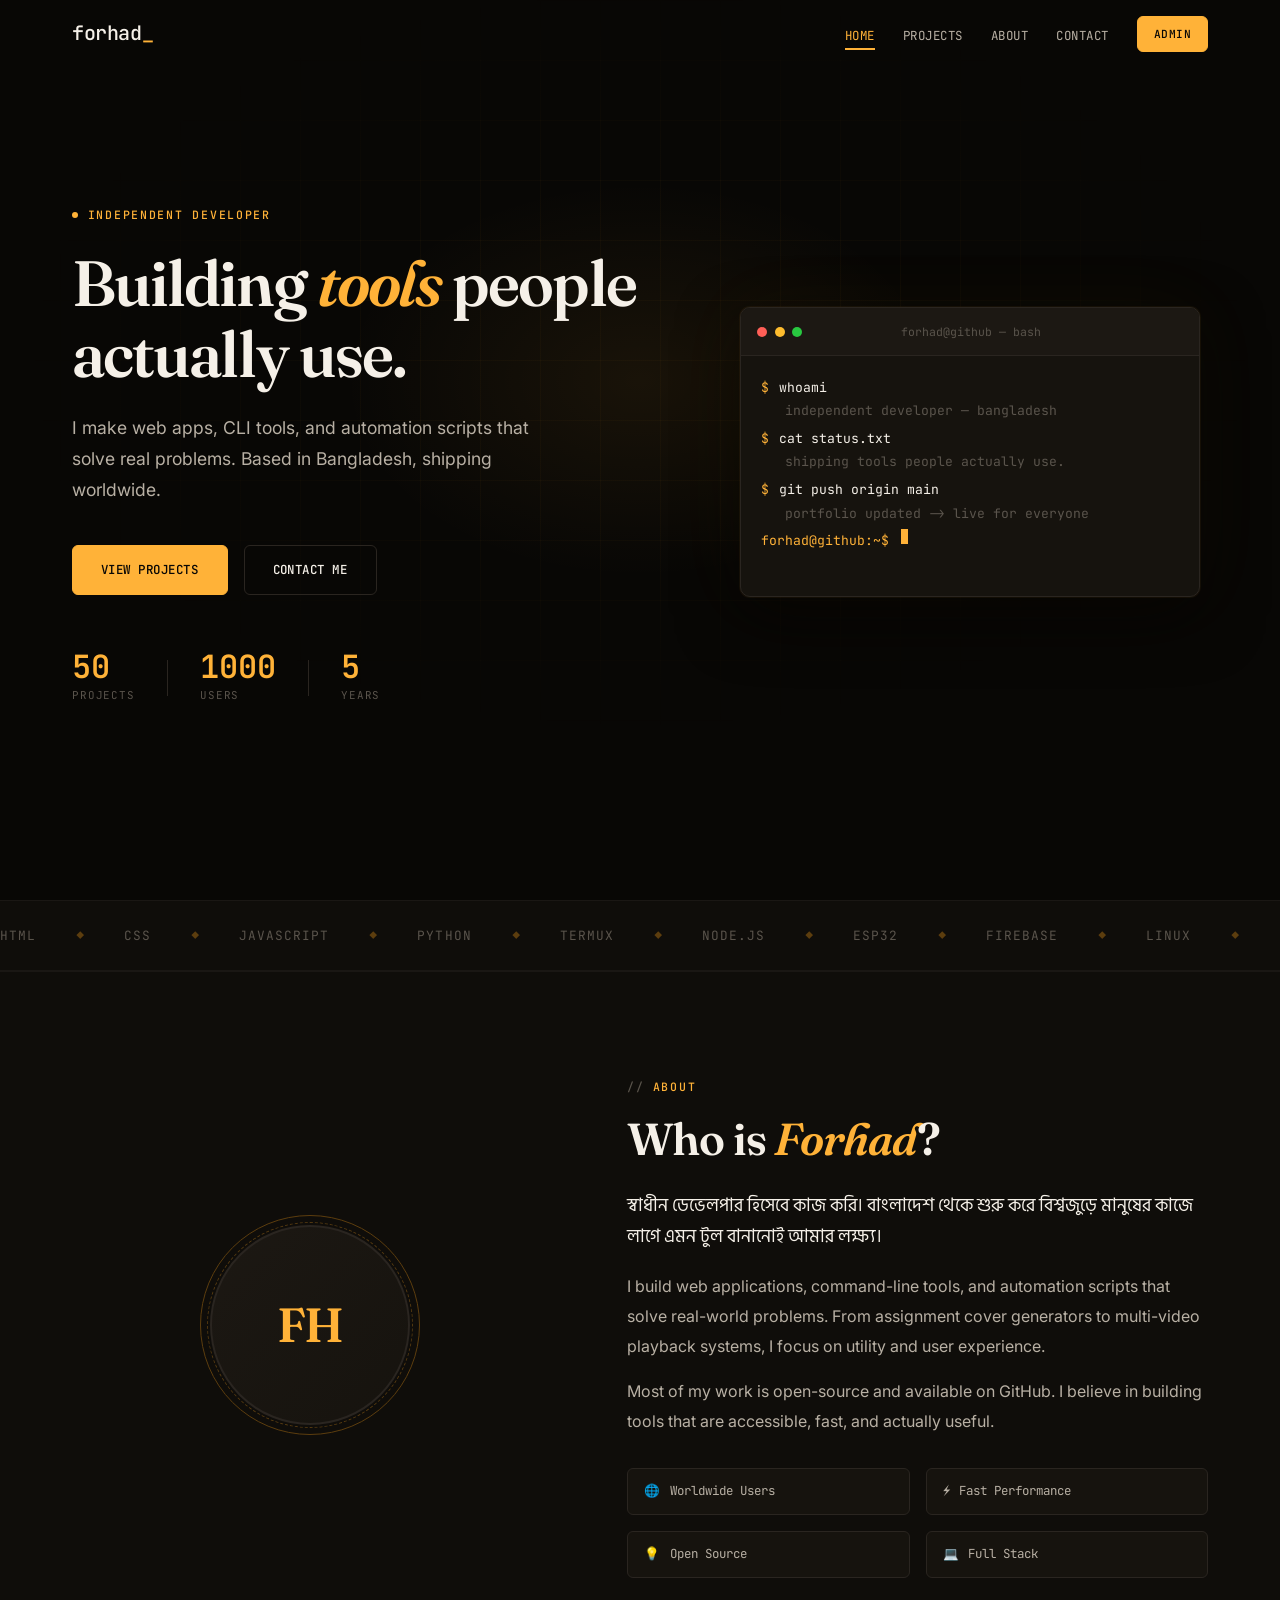
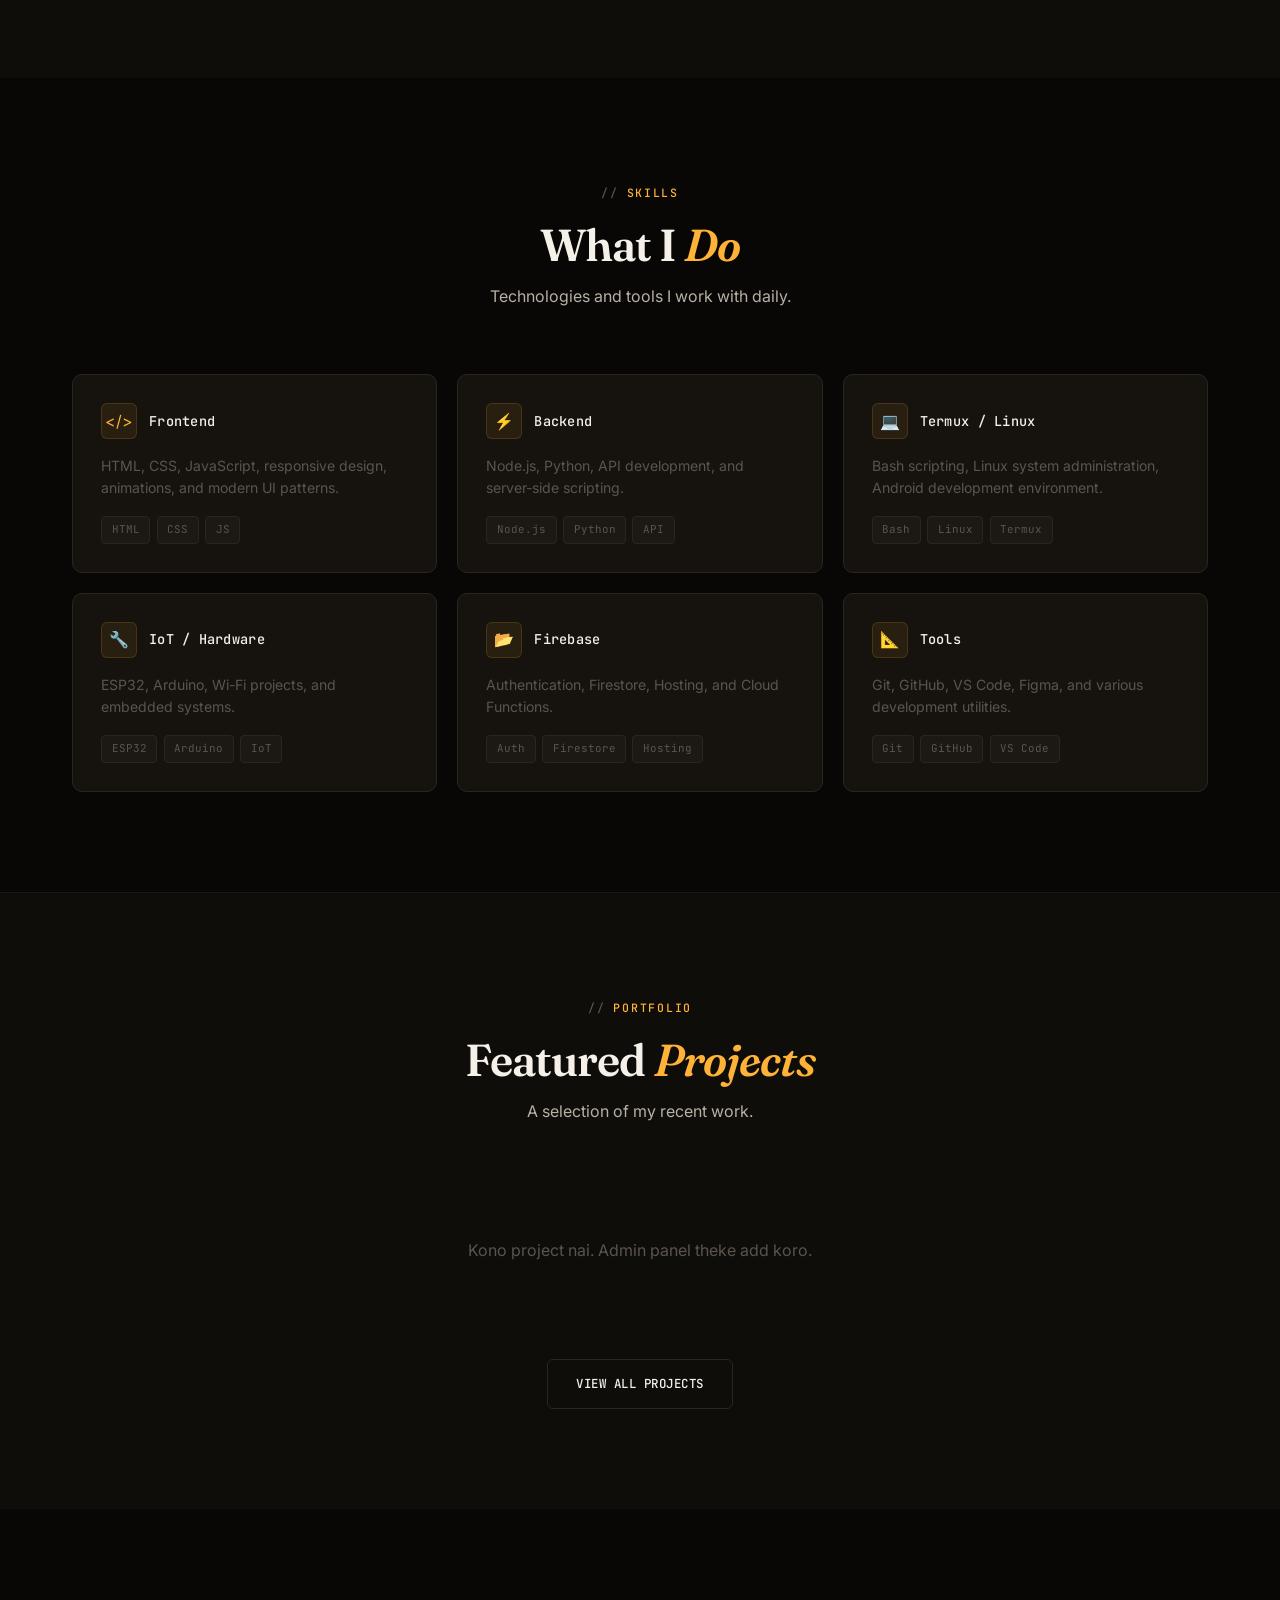
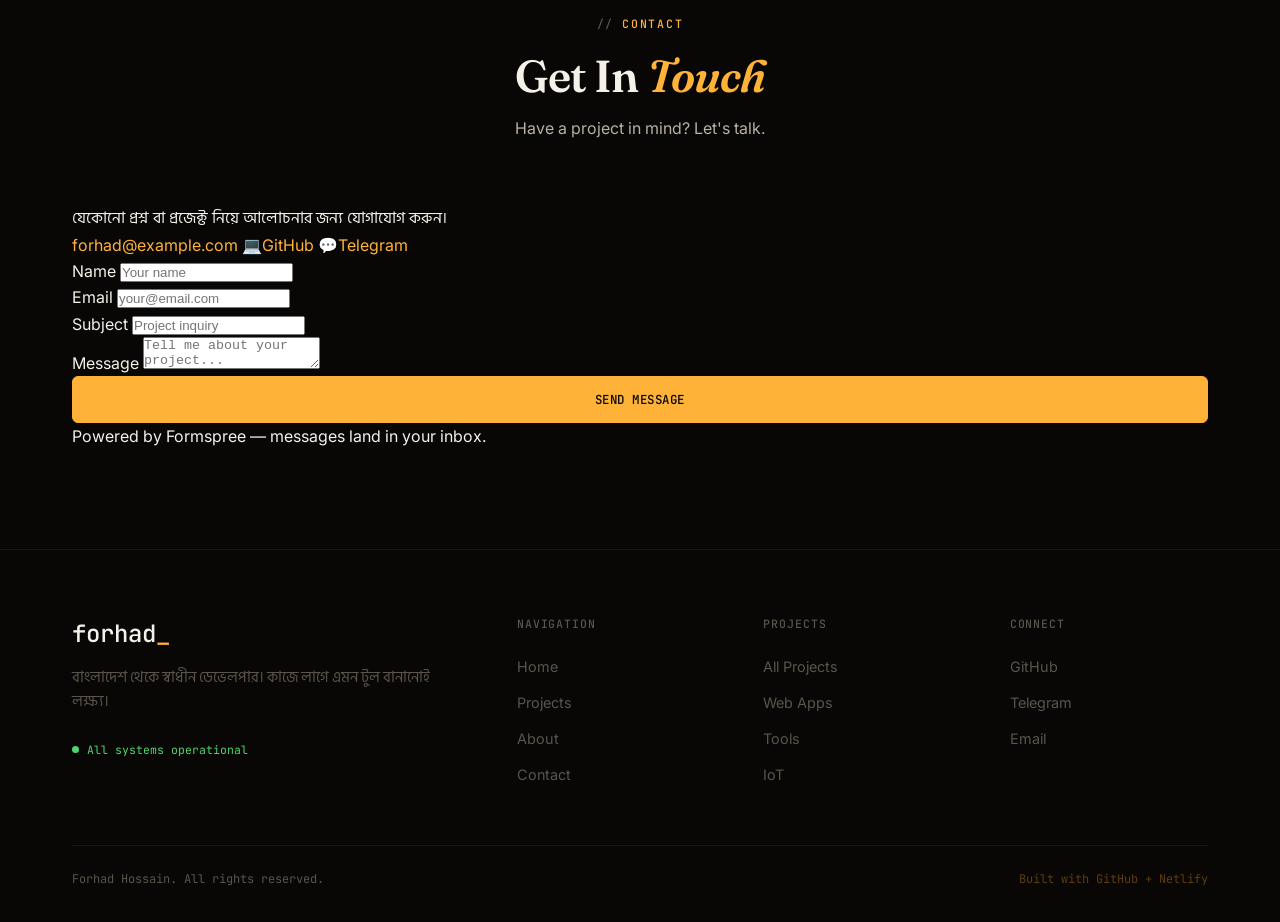
<file: index.html>
<!DOCTYPE html>
<html lang="en">
<head>
<meta charset="UTF-8">
<meta name="viewport" content="width=device-width, initial-scale=1.0">
<title>Forhad Hossain | Independent Developer</title>
<meta name="description" content="Independent developer from Bangladesh. Building tools people actually use.">
<link rel="preconnect" href="https://fonts.googleapis.com">
<link rel="preconnect" href="https://fonts.gstatic.com" crossorigin>
<link href="https://fonts.googleapis.com/css2?family=Inter:wght@300;400;500;600&family=JetBrains+Mono:wght@400;500;600&family=Fraunces:opsz,wght@9..144,500;9..144,600&family=Hind+Siliguri:wght@400;500;600&family=Noto+Serif+Bengali:wght@400;500&display=swap" rel="stylesheet">
<link rel="stylesheet" href="css/style.css">
</head>
<body>
<div id="preloader">
  <div class="preloader-logo">forhad<span>_</span></div>
  <div class="preloader-text">System initializing</div>
  <div class="preloader-bar"><div class="preloader-fill"></div></div>
</div>
<header class="site-header" id="siteHeader">
  <div class="container nav-container">
    <a href="index.html" class="nav-logo">forhad<span class="logo-cursor">_</span></a>
    <button class="nav-toggle" id="navToggle" aria-label="Toggle menu" aria-expanded="false">
      <span class="toggle-line"></span><span class="toggle-line"></span><span class="toggle-line"></span>
    </button>
    <nav class="main-nav" id="mainNav">
      <ul class="nav-list">
        <li><a href="index.html" class="nav-link active">Home</a></li>
        <li><a href="projects.html" class="nav-link">Projects</a></li>
        <li><a href="index.html#about" class="nav-link">About</a></li>
        <li><a href="index.html#contact" class="nav-link">Contact</a></li>
        <li><a href="admin/login.html" class="btn btn-primary btn-sm">Admin</a></li>
      </ul>
    </nav>
  </div>
</header>
<section class="hero">
  <div class="hero-bg"><div class="hero-grid"></div><div class="hero-glow"></div></div>
  <div class="container hero-container">
    <div class="hero-content">
      <div class="hero-eyebrow"><span class="eyebrow-dot"></span>Independent Developer</div>
      <h1 class="hero-title">Building <em>tools</em> people actually use.</h1>
      <p class="hero-desc">I make web apps, CLI tools, and automation scripts that solve real problems. Based in Bangladesh, shipping worldwide.</p>
      <div class="hero-actions">
        <a href="projects.html" class="btn btn-primary">View Projects</a>
        <a href="index.html#contact" class="btn btn-secondary">Contact Me</a>
      </div>
      <div class="hero-stats">
        <div class="stat-item"><span class="stat-num" data-target="50">0</span><span class="stat-label">Projects</span></div>
        <div class="stat-divider"></div>
        <div class="stat-item"><span class="stat-num" data-target="1000">0</span><span class="stat-label">Users</span></div>
        <div class="stat-divider"></div>
        <div class="stat-item"><span class="stat-num" data-target="5">0</span><span class="stat-label">Years</span></div>
      </div>
    </div>
    <div class="terminal-wrap">
      <div class="terminal">
        <div class="terminal-header">
          <div class="terminal-dots"><span class="dot dot-red"></span><span class="dot dot-yellow"></span><span class="dot dot-green"></span></div>
          <span class="terminal-title">forhad@github — bash</span>
        </div>
        <div class="terminal-body" id="terminalBody"></div>
      </div>
    </div>
  </div>
</section>
<section class="marquee-section">
  <div class="marquee-track">
    <span class="marquee-item">HTML</span><span class="marquee-sep">&#9670;</span>
    <span class="marquee-item">CSS</span><span class="marquee-sep">&#9670;</span>
    <span class="marquee-item">JavaScript</span><span class="marquee-sep">&#9670;</span>
    <span class="marquee-item">Python</span><span class="marquee-sep">&#9670;</span>
    <span class="marquee-item">Termux</span><span class="marquee-sep">&#9670;</span>
    <span class="marquee-item">Node.js</span><span class="marquee-sep">&#9670;</span>
    <span class="marquee-item">ESP32</span><span class="marquee-sep">&#9670;</span>
    <span class="marquee-item">Firebase</span><span class="marquee-sep">&#9670;</span>
    <span class="marquee-item">Linux</span><span class="marquee-sep">&#9670;</span>
    <span class="marquee-item">Bash</span><span class="marquee-sep">&#9670;</span>
    <span class="marquee-item">HTML</span><span class="marquee-sep">&#9670;</span>
    <span class="marquee-item">CSS</span><span class="marquee-sep">&#9670;</span>
    <span class="marquee-item">JavaScript</span><span class="marquee-sep">&#9670;</span>
    <span class="marquee-item">Python</span><span class="marquee-sep">&#9670;</span>
    <span class="marquee-item">Termux</span><span class="marquee-sep">&#9670;</span>
    <span class="marquee-item">Node.js</span><span class="marquee-sep">&#9670;</span>
    <span class="marquee-item">ESP32</span><span class="marquee-sep">&#9670;</span>
    <span class="marquee-item">Firebase</span><span class="marquee-sep">&#9670;</span>
    <span class="marquee-item">Linux</span><span class="marquee-sep">&#9670;</span>
    <span class="marquee-item">Bash</span><span class="marquee-sep">&#9670;</span>
  </div>
</section>
<section class="about section" id="about">
  <div class="container">
    <div class="about-grid">
      <div class="about-visual reveal-left">
        <div class="avatar-wrap">
          <div class="avatar-ring"></div><div class="avatar-ring-inner"></div>
          <div class="avatar-placeholder"><span class="avatar-initials">FH</span></div>
        </div>
      </div>
      <div class="about-content reveal-right">
        <div class="section-header about-title">
          <div class="section-eyebrow">About</div>
          <h2 class="section-title">Who is <em>Forhad</em>?</h2>
        </div>
        <p class="text-bn-lead text-bn">স্বাধীন ডেভেলপার হিসেবে কাজ করি। বাংলাদেশ থেকে শুরু করে বিশ্বজুড়ে মানুষের কাজে লাগে এমন টুল বানানোই আমার লক্ষ্য।</p>
        <div class="about-text">
          <p>I build web applications, command-line tools, and automation scripts that solve real-world problems. From assignment cover generators to multi-video playback systems, I focus on utility and user experience.</p>
          <p>Most of my work is open-source and available on GitHub. I believe in building tools that are accessible, fast, and actually useful.</p>
        </div>
        <div class="about-facts">
          <div class="fact-item"><span>&#127760;</span> Worldwide Users</div>
          <div class="fact-item"><span>&#9889;</span> Fast Performance</div>
          <div class="fact-item"><span>&#128161;</span> Open Source</div>
          <div class="fact-item"><span>&#128187;</span> Full Stack</div>
        </div>
      </div>
    </div>
  </div>
</section>
<section class="skills section" id="skills">
  <div class="container">
    <div class="section-header reveal-up">
      <div class="section-eyebrow">Skills</div>
      <h2 class="section-title">What I <em>Do</em></h2>
      <p class="section-subtitle">Technologies and tools I work with daily.</p>
    </div>
    <div class="skills-grid">
      <div class="skill-card reveal-up" data-delay="0">
        <div class="skill-header"><div class="skill-icon">&#60;/&#62;</div><h3 class="skill-title">Frontend</h3></div>
        <p class="skill-desc">HTML, CSS, JavaScript, responsive design, animations, and modern UI patterns.</p>
        <div class="skill-tags"><span class="skill-tag">HTML</span><span class="skill-tag">CSS</span><span class="skill-tag">JS</span></div>
      </div>
      <div class="skill-card reveal-up" data-delay="100">
        <div class="skill-header"><div class="skill-icon">&#9889;</div><h3 class="skill-title">Backend</h3></div>
        <p class="skill-desc">Node.js, Python, API development, and server-side scripting.</p>
        <div class="skill-tags"><span class="skill-tag">Node.js</span><span class="skill-tag">Python</span><span class="skill-tag">API</span></div>
      </div>
      <div class="skill-card reveal-up" data-delay="200">
        <div class="skill-header"><div class="skill-icon">&#128187;</div><h3 class="skill-title">Termux / Linux</h3></div>
        <p class="skill-desc">Bash scripting, Linux system administration, Android development environment.</p>
        <div class="skill-tags"><span class="skill-tag">Bash</span><span class="skill-tag">Linux</span><span class="skill-tag">Termux</span></div>
      </div>
      <div class="skill-card reveal-up" data-delay="0">
        <div class="skill-header"><div class="skill-icon">&#128295;</div><h3 class="skill-title">IoT / Hardware</h3></div>
        <p class="skill-desc">ESP32, Arduino, Wi-Fi projects, and embedded systems.</p>
        <div class="skill-tags"><span class="skill-tag">ESP32</span><span class="skill-tag">Arduino</span><span class="skill-tag">IoT</span></div>
      </div>
      <div class="skill-card reveal-up" data-delay="100">
        <div class="skill-header"><div class="skill-icon">&#128194;</div><h3 class="skill-title">Firebase</h3></div>
        <p class="skill-desc">Authentication, Firestore, Hosting, and Cloud Functions.</p>
        <div class="skill-tags"><span class="skill-tag">Auth</span><span class="skill-tag">Firestore</span><span class="skill-tag">Hosting</span></div>
      </div>
      <div class="skill-card reveal-up" data-delay="200">
        <div class="skill-header"><div class="skill-icon">&#128208;</div><h3 class="skill-title">Tools</h3></div>
        <p class="skill-desc">Git, GitHub, VS Code, Figma, and various development utilities.</p>
        <div class="skill-tags"><span class="skill-tag">Git</span><span class="skill-tag">GitHub</span><span class="skill-tag">VS Code</span></div>
      </div>
    </div>
  </div>
</section>
<section class="portfolio section" id="portfolio">
  <div class="container">
    <div class="section-header reveal-up">
      <div class="section-eyebrow">Portfolio</div>
      <h2 class="section-title">Featured <em>Projects</em></h2>
      <p class="section-subtitle">A selection of my recent work.</p>
    </div>
    <div class="portfolio-grid" id="portfolioGrid">
      <div style="text-align:center;color:var(--text-muted);padding:3rem;grid-column:1/-1">Loading projects from GitHub...</div>
    </div>
    <div class="section-cta reveal-up">
      <a href="projects.html" class="btn btn-secondary">View All Projects</a>
    </div>
  </div>
</section>
<section class="contact section" id="contact">
  <div class="container">
    <div class="section-header reveal-up">
      <div class="section-eyebrow">Contact</div>
      <h2 class="section-title">Get In <em>Touch</em></h2>
      <p class="section-subtitle">Have a project in mind? Let's talk.</p>
    </div>
    <div class="contact-grid">
      <div class="contact-info reveal-left">
        <p class="contact-desc text-bn">যেকোনো প্রশ্ন বা প্রজেক্ট নিয়ে আলোচনার জন্য যোগাযোগ করুন।</p>
        <div class="contact-links">
          <a href="mailto:forhad@example.com" class="contact-link" data-email><span class="contact-link-icon">&#9993;</span><span>forhad@example.com</span></a>
          <a href="https://github.com" target="_blank" class="contact-link" data-github><span class="contact-link-icon">&#128187;</span>GitHub</a>
          <a href="#" class="contact-link" data-telegram><span class="contact-link-icon">&#128172;</span>Telegram</a>
        </div>
      </div>
      <div class="contact-form-wrap reveal-right">
        <form id="contactForm" action="https://formspree.io/f/YOUR_FORM_ID" method="POST">
          <div class="form-group">
            <label class="form-label" for="name">Name</label>
            <input type="text" id="name" name="name" class="form-input" placeholder="Your name" required>
          </div>
          <div class="form-group">
            <label class="form-label" for="email">Email</label>
            <input type="email" id="email" name="email" class="form-input" placeholder="your@email.com" required>
          </div>
          <div class="form-group">
            <label class="form-label" for="subject">Subject</label>
            <input type="text" id="subject" name="subject" class="form-input" placeholder="Project inquiry" required>
          </div>
          <div class="form-group">
            <label class="form-label" for="message">Message</label>
            <textarea id="message" name="message" class="form-input form-textarea" placeholder="Tell me about your project..." required></textarea>
          </div>
          <button type="submit" class="btn btn-primary btn-full">Send Message</button>
          <p class="form-hint">Powered by Formspree &mdash; messages land in your inbox.</p>
        </form>
      </div>
    </div>
  </div>
</section>
<footer class="site-footer">
  <div class="container">
    <div class="footer-grid">
      <div>
        <div class="footer-logo">forhad<span style="color:var(--amber)">_</span></div>
        <p class="footer-desc text-bn">বাংলাদেশ থেকে স্বাধীন ডেভেলপার। কাজে লাগে এমন টুল বানানোই লক্ষ্য।</p>
        <div class="footer-status"><span class="status-dot"></span> All systems operational</div>
      </div>
      <div>
        <h4 class="footer-nav-title">Navigation</h4>
        <ul class="footer-nav-list">
          <li><a href="index.html">Home</a></li>
          <li><a href="projects.html">Projects</a></li>
          <li><a href="index.html#about">About</a></li>
          <li><a href="index.html#contact">Contact</a></li>
        </ul>
      </div>
      <div>
        <h4 class="footer-nav-title">Projects</h4>
        <ul class="footer-nav-list">
          <li><a href="projects.html">All Projects</a></li>
          <li><a href="projects.html">Web Apps</a></li>
          <li><a href="projects.html">Tools</a></li>
          <li><a href="projects.html">IoT</a></li>
        </ul>
      </div>
      <div>
        <h4 class="footer-nav-title">Connect</h4>
        <ul class="footer-nav-list">
          <li><a href="https://github.com" target="_blank">GitHub</a></li>
          <li><a href="#">Telegram</a></li>
          <li><a href="mailto:forhad@example.com">Email</a></li>
        </ul>
      </div>
    </div>
    <div class="footer-bottom">
      <p>Forhad Hossain. All rights reserved.</p>
      <p class="footer-credit">Built with GitHub + Netlify</p>
    </div>
  </div>
</footer>
<button class="back-to-top" id="backToTop" aria-label="Back to top">&#8593;</button>
<script src="js/github-config.js"></script>
<script src="js/main.js"></script>
</body>
</html>
</file>
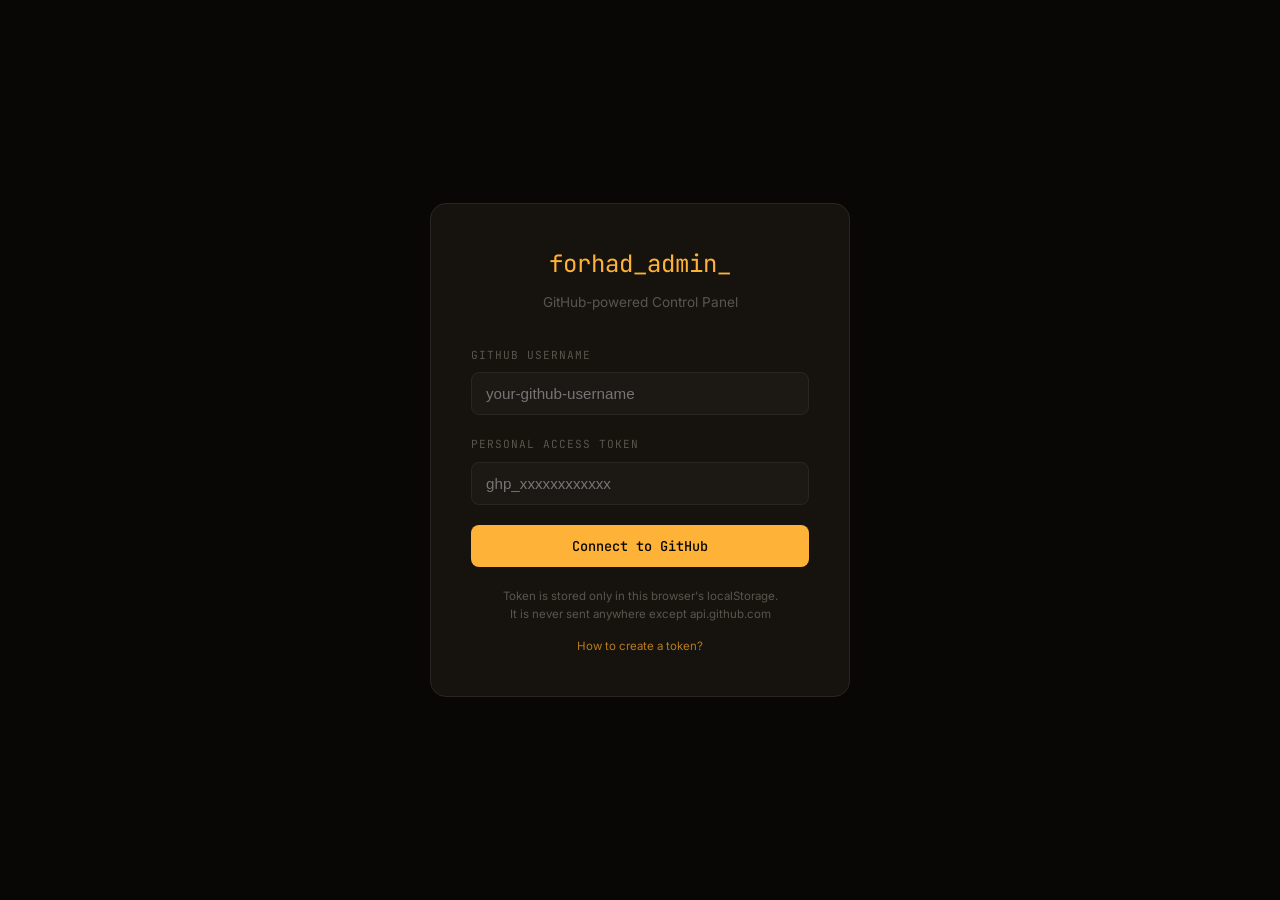
<file: admin/index.html>
<!DOCTYPE html>
<html lang="en">
<head>
  <meta charset="UTF-8">
  <meta name="viewport" content="width=device-width, initial-scale=1.0">
  <title>Admin Dashboard | Forhad Hossain</title>
  <link rel="preconnect" href="https://fonts.googleapis.com">
  <link href="https://fonts.googleapis.com/css2?family=Inter:wght@300;400;500;600&family=JetBrains+Mono:wght@400;500;600&display=swap" rel="stylesheet">
  <link rel="stylesheet" href="../css/style.css">
  <style>
    .upload-file-item {
      background:#1c1813; border:1px solid #2a2520; border-radius:8px; padding:12px;
      margin-bottom:10px; display:flex; align-items:center; justify-content:space-between; gap:12px;
    }
    .file-item-name { flex:1; font-family:'JetBrains Mono'; font-size:.8rem; color:#b8b0a4; word-break:break-all; }
    .file-item-actions { display:flex; gap:8px; flex-wrap:wrap; }
    .file-item-btn { padding:6px 10px; font-size:.7rem; border-radius:4px; border:none; cursor:pointer; }
    .file-item-preview { background:#ffb238; color:#080705; }
    .file-item-preview:hover { background:#fbbf24; }
    .file-item-edit { background:#2a2520; color:#b8b0a4; border:1px solid #ffb238; }
    .file-item-edit:hover { background:#3a3520; }
    .file-item-delete { background:#e85d5d; color:#f5f0e8; }
    .file-item-delete:hover { background:#d94d4d; }
    .code-editor { background:#1c1813; border:1px solid #2a2520; border-radius:8px; padding:12px; margin-bottom:16px; }
    .editor-header { display:flex; justify-content:space-between; align-items:center; margin-bottom:10px; padding-bottom:10px; border-bottom:1px solid #2a2520; }
    .editor-title { font-family:'JetBrains Mono'; font-size:.85rem; color:#ffb238; }
    .editor-actions { display:flex; gap:8px; }
    .editor-actions button { padding:6px 12px; font-size:.7rem; border-radius:4px; border:1px solid #2a2520; background:transparent; color:#b8b0a4; cursor:pointer; }
    .editor-actions button:hover { border-color:#ffb238; color:#ffb238; }
    .file-editor-textarea { width:100%; min-height:300px; background:#080705; border:1px solid #2a2520; border-radius:6px; padding:12px; color:#b8b0a4; font-family:'JetBrains Mono'; font-size:.8rem; resize:vertical; }
    .preview-frame { width:100%; height:500px; border:1px solid #2a2520; border-radius:8px; background:#fff; border:0; }
    .upload-progress { background:#16130e; border:1px solid #2a2520; border-radius:8px; padding:16px; margin-bottom:16px; }
    .progress-bar { width:100%; height:8px; background:#1c1813; border-radius:4px; overflow:hidden; margin-bottom:8px; }
    .progress-fill { height:100%; background:linear-gradient(90deg, #ffb238, #fbbf24); width:0%; transition:width .3s; }
    .progress-text { font-size:.8rem; color:#b8b0a4; }
    .profile-img-preview, .img-preview { width:200px; height:200px; object-fit:cover; border-radius:8px; border:1px solid #2a2520; overflow:hidden; }
    .profile-img-placeholder, .img-preview-placeholder { width:200px; height:200px; background:#1c1813; border:1px dashed #2a2520; border-radius:8px; display:flex; align-items:center; justify-content:center; color:#5a544c; }
    .tab-content { display:none; }
    .tab-content.active { display:block; }
  </style>
</head>
<body class="admin-body">
<button class="admin-mobile-toggle" id="mobileToggle">&#9776;</button>
<div class="admin-sidebar-overlay" id="sidebarOverlay"></div>

<div class="admin-layout">
  <aside class="admin-sidebar" id="adminSidebar">
    <div class="admin-logo">forhad_admin_</div>
    <div class="admin-sub">GitHub CMS</div>
    <div class="admin-nav-section">
      <div class="admin-nav-title">Main</div>
      <button class="admin-nav-link active" data-tab="dashboard">&#128202; Dashboard</button>
      <button class="admin-nav-link" data-tab="projects">&#128295; Projects</button>
      <button class="admin-nav-link" data-tab="upload">&#128190; Web Upload</button>
      <button class="admin-nav-link" data-tab="profile">&#128100; Profile</button>
      <button class="admin-nav-link" data-tab="settings">&#9881; Settings</button>
    </div>
    <div class="admin-nav-section">
      <div class="admin-nav-title">Account</div>
      <button class="admin-nav-link" id="logoutBtn">&#8592; Logout</button>
    </div>
  </aside>

  <main class="admin-main">
    <div class="admin-topbar">
      <h1 class="admin-page-title" id="pageTitle">Dashboard</h1>
      <div class="admin-user-pill"><span>&#128100;</span><span id="adminUser">admin</span></div>
    </div>

    <div class="admin-tab-panel active" id="tab-dashboard">
      <div class="admin-stats-grid">
        <div class="admin-stat-card"><div class="admin-stat-value" id="statTotal">0</div><div class="admin-stat-label">Total Projects</div></div>
        <div class="admin-stat-card"><div class="admin-stat-value" id="statLive">0</div><div class="admin-stat-label">Live</div></div>
        <div class="admin-stat-card"><div class="admin-stat-value" id="statWip">0</div><div class="admin-stat-label">WIP</div></div>
        <div class="admin-stat-card"><div class="admin-stat-value" id="statImg">0</div><div class="admin-stat-label">With Image</div></div>
      </div>
      <div class="admin-card">
        <div class="admin-card-title">Recent Projects</div>
        <div id="recentProjects"><div class="admin-empty-state">No projects yet.</div></div>
      </div>
    </div>

    <div class="admin-tab-panel" id="tab-projects">
      <div class="admin-card">
        <div class="admin-card-title"><span>All Projects</span><button class="admin-btn admin-btn-primary" id="addProjectBtn">+ Add Project</button></div>
        <div style="margin-bottom:16px"><input type="text" class="admin-search-box" id="adminProjectSearch" placeholder="Search projects..."></div>
        <div style="overflow-x:auto">
          <table class="admin-table">
            <thead><tr><th>Thumbnail</th><th>Title</th><th>Category</th><th>Status</th><th>Tags</th><th>Actions</th></tr></thead>
            <tbody id="projectsTableBody"></tbody>
          </table>
        </div>
        <div id="projectsEmpty" class="admin-empty-state" style="display:none">No projects found.</div>
      </div>
    </div>

    <div class="admin-tab-panel" id="tab-upload">
      <div class="admin-card">
        <div class="admin-card-title">Upload Website Files</div>

        <div style="margin-bottom:20px; padding:20px; background:#1c1813; border:2px dashed #2a2520; border-radius:8px; text-align:center;">
          <input type="file" id="websiteFileInput" multiple accept=".html,.css,.js,.json,.xml,.txt,.md,.svg,.woff,.woff2,.jpg,.jpeg,.png,.gif,.webp" style="display:none">
          <button class="admin-btn admin-btn-primary" type="button" onclick="document.getElementById('websiteFileInput').click()">📁 Select Files</button>
          <p style="color:#5a544c; font-size:.8rem; margin-top:10px;">HTML, CSS, JS, images, fonts, assets</p>
        </div>

        <div id="uploadProgress" class="upload-progress" style="display:none;">
          <div class="progress-bar"><div class="progress-fill" id="progressFill"></div></div>
          <div class="progress-text"><span id="progressText">0%</span> - <span id="progressFile">Starting...</span></div>
        </div>

        <div id="fileListContainer">
          <div class="admin-card-title">Selected Files</div>
          <div id="fileList"></div>
          <div id="uploadActions" style="margin-top:16px; display:none;">
            <button class="admin-btn admin-btn-primary" id="uploadAllBtn" type="button">⬆️ Upload All</button>
            <button class="admin-btn admin-btn-secondary" id="clearFilesBtn" type="button">🗑️ Clear</button>
          </div>
        </div>

        <div id="editorContainer" style="display:none; margin-top:20px;">
          <div class="admin-card-title">File Editor</div>
          <div class="code-editor">
            <div class="editor-header">
              <span class="editor-title" id="editorFileName">file.html</span>
              <div class="editor-actions">
                <button type="button" id="editorSaveBtn">Save</button>
                <button type="button" id="editorCloseBtn">Close</button>
              </div>
            </div>
            <textarea class="file-editor-textarea" id="editorContent"></textarea>
          </div>
          <button class="admin-btn admin-btn-secondary" type="button" id="editorPreviewBtn">👁️ Preview</button>
        </div>
      </div>
    </div>

    <div class="admin-tab-panel" id="tab-profile">
      <div class="admin-card">
        <div class="admin-card-title">Profile Settings</div>

        <div style="margin-bottom:20px;">
          <h3 style="color:#f5f0e8; margin-bottom:10px;">Profile Picture</h3>
          <input type="file" id="profileImageUpload" accept="image/*" style="display:none">
          <button class="admin-btn admin-btn-primary" type="button" onclick="document.getElementById('profileImageUpload').click()">📷 Upload Profile Image</button>
          <div id="profileImagePreview" class="profile-img-placeholder" style="margin-top:16px;">👤 No image</div>
          <p style="color:#5a544c; font-size:.8rem; margin-top:10px;">Max 5MB (JPG, PNG, WebP, GIF)</p>
        </div>
      </div>
    </div>

    <div class="admin-tab-panel" id="tab-settings">
      <div class="admin-card">
        <div class="admin-card-title">Site Settings</div>
        <div class="admin-form-group"><label class="admin-form-label">Site Title</label><input type="text" class="admin-form-input" id="settingTitle"></div>
        <div class="admin-form-group"><label class="admin-form-label">Site Description</label><input type="text" class="admin-form-input" id="settingDesc"></div>
        <div class="admin-form-group"><label class="admin-form-label">Email</label><input type="email" class="admin-form-input" id="settingEmail"></div>
        <div class="admin-form-row">
          <div class="admin-form-group"><label class="admin-form-label">GitHub URL</label><input type="text" class="admin-form-input" id="settingGithub"></div>
          <div class="admin-form-group"><label class="admin-form-label">Telegram URL</label><input type="text" class="admin-form-input" id="settingTelegram"></div>
        </div>
        <button class="admin-btn admin-btn-primary" id="saveSettings" type="button">Save Settings</button>
      </div>
    </div>
  </main>
</div>

<div class="admin-toast-container" id="toastContainer"></div>

<div class="admin-modal-overlay" id="projectModal">
  <div class="admin-modal">
    <div class="admin-modal-header">
      <h3 class="admin-modal-title" id="modalTitle">Add Project</h3>
      <button class="admin-modal-close" id="closeModal" type="button">&times;</button>
    </div>
    <div class="admin-modal-body">
      <form id="projectForm">
        <div class="admin-form-row">
          <div class="admin-form-group"><label class="admin-form-label">Project Title *</label><input type="text" class="admin-form-input" id="projectTitle" required></div>
          <div class="admin-form-group"><label class="admin-form-label">Category *</label>
            <select class="admin-form-select" id="projectCategory" required>
              <option value="Web App">Web App</option>
              <option value="Tool">Tool</option>
              <option value="IoT">IoT</option>
              <option value="Other">Other</option>
            </select>
          </div>
        </div>

        <div class="admin-form-group"><label class="admin-form-label">Description *</label><textarea class="admin-form-textarea" id="projectDesc" required></textarea></div>

        <div class="admin-form-row">
          <div class="admin-form-group"><label class="admin-form-label">Status</label>
            <select class="admin-form-select" id="projectStatus">
              <option value="live">Live</option>
              <option value="wip">Work in Progress</option>
            </select>
          </div>
          <div class="admin-form-group"><label class="admin-form-label">External Link</label><input type="text" class="admin-form-input" id="projectUrl" placeholder="https://..."></div>
        </div>

        <div class="admin-form-group"><label class="admin-form-label">Local File</label><input type="text" class="admin-form-input" id="projectFile" placeholder="e.g. project/index.html"></div>
        <div class="admin-form-group"><label class="admin-form-label">Tags</label><input type="text" class="admin-form-input" id="projectTags" placeholder="html, css, javascript"></div>
        <div class="admin-form-group"><label class="admin-form-label">Thumbnail Image</label><input type="file" class="admin-form-input" id="projectImage" accept="image/*"><div id="imagePreview" class="img-preview-placeholder">📷 No image selected</div></div>
      </form>
    </div>
    <div class="admin-modal-footer"><button class="admin-btn admin-btn-secondary" id="cancelProject" type="button">Cancel</button><button class="admin-btn admin-btn-primary" id="saveProject" type="button">Save & Publish</button></div>
  </div>
</div>

<script src="../js/github-config.js"></script>
<script src="admin.js"></script>
<script src="upload-handler.js"></script>
</body>
</html>
</file>
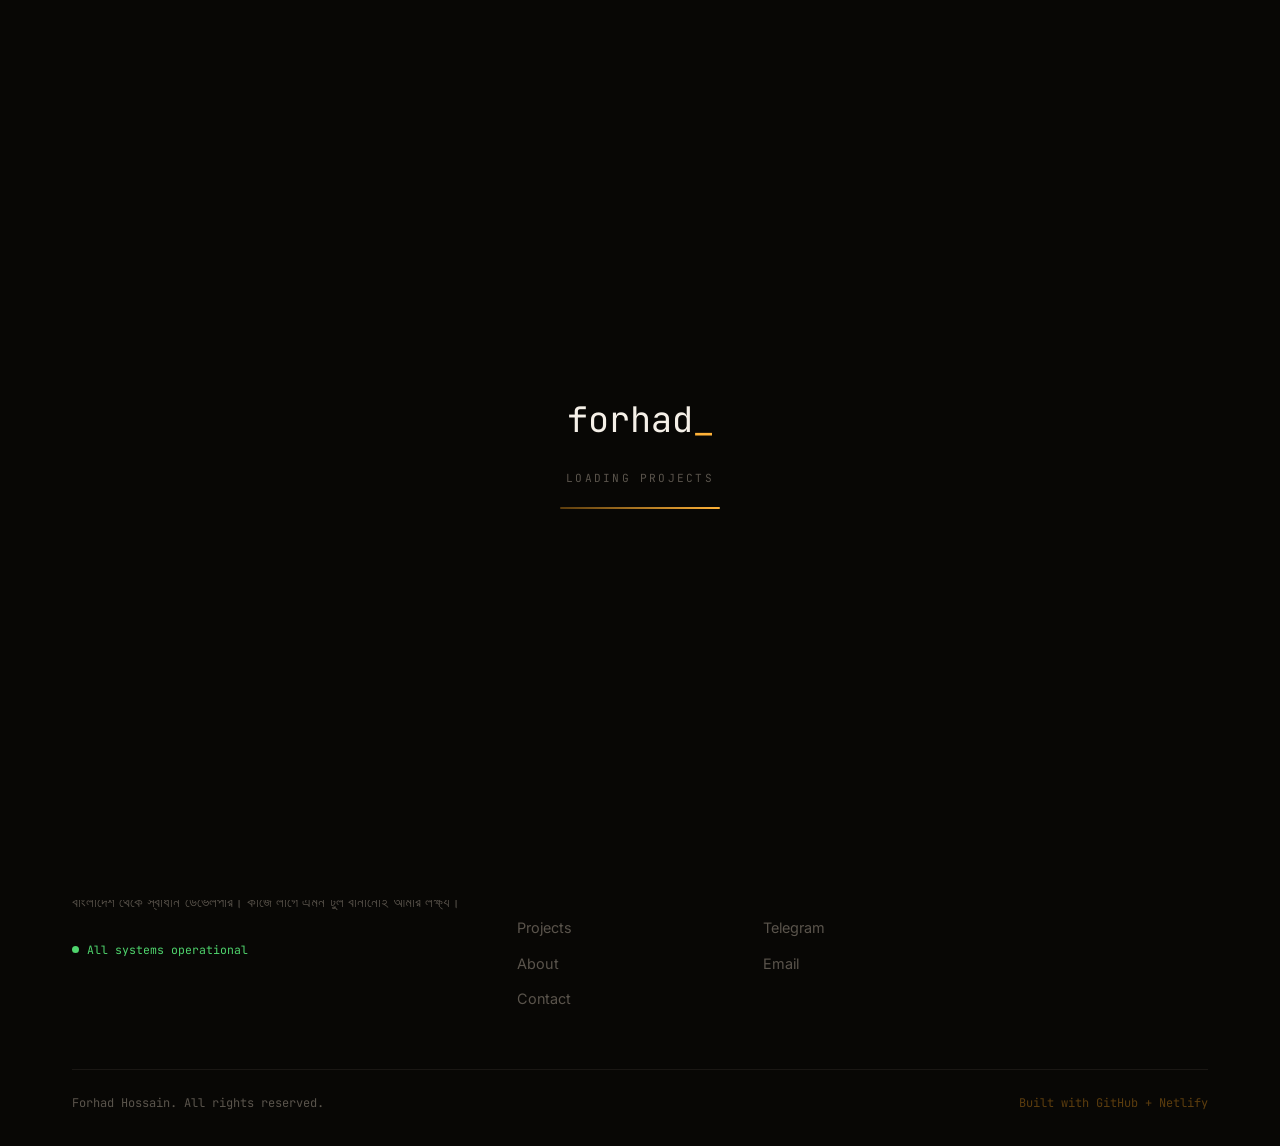
<file: projects.html>
<!DOCTYPE html>
<html lang="en">
<head>
<meta charset="UTF-8">
<meta name="viewport" content="width=device-width, initial-scale=1.0">
<title>Projects | Forhad Hossain</title>
<meta name="description" content="Portfolio of projects by Forhad Hossain - web apps, tools, and IoT projects.">
<link rel="preconnect" href="https://fonts.googleapis.com">
<link rel="preconnect" href="https://fonts.gstatic.com" crossorigin>
<link href="https://fonts.googleapis.com/css2?family=Inter:wght@300;400;500;600&family=JetBrains+Mono:wght@400;500;600&display=swap" rel="stylesheet">
<link rel="stylesheet" href="css/style.css">
<style>
  .projects-hero {
    padding: 4rem 0;
    text-align: center;
  }
  .projects-grid {
    display: grid;
    grid-template-columns: repeat(auto-fill, minmax(320px, 1fr));
    gap: 2rem;
    margin: 3rem 0;
  }
  .project-card-full {
    background: var(--bg-secondary);
    border: 1px solid var(--border-color);
    border-radius: 12px;
    overflow: hidden;
    transition: all 0.3s ease;
    display: flex;
    flex-direction: column;
  }
  .project-card-full:hover {
    border-color: var(--amber);
    transform: translateY(-4px);
  }
  .project-card-img {
    width: 100%;
    height: 200px;
    background: var(--bg-accent);
    display: flex;
    align-items: center;
    justify-content: center;
    color: var(--text-muted);
    font-size: 3rem;
  }
  .project-card-img img {
    width: 100%;
    height: 100%;
    object-fit: cover;
  }
  .project-card-content {
    padding: 1.5rem;
    flex: 1;
    display: flex;
    flex-direction: column;
  }
  .project-card-title {
    font-size: 1.2rem;
    font-weight: 600;
    margin-bottom: 0.5rem;
    color: var(--text-primary);
  }
  .project-card-desc {
    font-size: 0.9rem;
    color: var(--text-muted);
    margin-bottom: 1rem;
    flex: 1;
  }
  .project-card-meta {
    display: flex;
    justify-content: space-between;
    align-items: center;
    margin-bottom: 1rem;
    font-size: 0.85rem;
  }
  .project-card-category {
    background: var(--bg-accent);
    color: var(--text-secondary);
    padding: 0.25rem 0.75rem;
    border-radius: 4px;
  }
  .project-card-status {
    padding: 0.25rem 0.75rem;
    border-radius: 4px;
    font-weight: 500;
  }
  .status-live {
    background: rgba(34, 197, 94, 0.2);
    color: #22c55e;
  }
  .status-wip {
    background: rgba(168, 85, 247, 0.2);
    color: #a855f7;
  }
  .project-card-tags {
    display: flex;
    flex-wrap: wrap;
    gap: 0.5rem;
    margin-bottom: 1rem;
  }
  .project-tag {
    background: var(--bg-accent);
    color: var(--text-secondary);
    padding: 0.25rem 0.75rem;
    border-radius: 4px;
    font-size: 0.8rem;
  }
  .project-card-actions {
    display: flex;
    gap: 0.5rem;
  }
  .project-card-actions a, .project-card-actions button {
    flex: 1;
    padding: 0.5rem;
    border: none;
    border-radius: 6px;
    cursor: pointer;
    font-size: 0.85rem;
    text-align: center;
    transition: all 0.2s ease;
  }
  .btn-view {
    background: var(--amber);
    color: var(--bg-primary);
    text-decoration: none;
    display: inline-block;
  }
  .btn-view:hover {
    background: #fbbf24;
  }
  .projects-filter {
    margin-bottom: 2rem;
    display: flex;
    gap: 1rem;
    flex-wrap: wrap;
    justify-content: center;
  }
  .filter-btn {
    padding: 0.5rem 1rem;
    border: 1px solid var(--border-color);
    background: transparent;
    color: var(--text-primary);
    border-radius: 6px;
    cursor: pointer;
    transition: all 0.2s ease;
  }
  .filter-btn.active {
    background: var(--amber);
    color: var(--bg-primary);
    border-color: var(--amber);
  }
  .projects-loading {
    text-align: center;
    padding: 3rem;
    color: var(--text-muted);
  }
  .projects-empty {
    text-align: center;
    padding: 3rem;
    color: var(--text-muted);
  }
  .load-more-btn {
    display: block;
    margin: 2rem auto;
    padding: 0.75rem 2rem;
    background: var(--amber);
    color: var(--bg-primary);
    border: none;
    border-radius: 6px;
    cursor: pointer;
    font-weight: 500;
    transition: all 0.2s ease;
  }
  .load-more-btn:hover {
    background: #fbbf24;
  }
  .load-more-btn:disabled {
    opacity: 0.5;
    cursor: not-allowed;
  }
</style>
</head>
<body>
<div id="preloader">
  <div class="preloader-logo">forhad<span>_</span></div>
  <div class="preloader-text">Loading projects</div>
  <div class="preloader-bar"><div class="preloader-fill"></div></div>
</div>
<header class="site-header" id="siteHeader">
  <div class="container nav-container">
    <a href="index.html" class="nav-logo">forhad<span class="logo-cursor">_</span></a>
    <button class="nav-toggle" id="navToggle" aria-label="Toggle menu" aria-expanded="false">
      <span class="toggle-line"></span><span class="toggle-line"></span><span class="toggle-line"></span>
    </button>
    <nav class="main-nav" id="mainNav">
      <ul class="nav-list">
        <li><a href="index.html" class="nav-link">Home</a></li>
        <li><a href="projects.html" class="nav-link active">Projects</a></li>
        <li><a href="index.html#about" class="nav-link">About</a></li>
        <li><a href="index.html#contact" class="nav-link">Contact</a></li>
        <li><a href="admin/login.html" class="btn btn-primary btn-sm">Admin</a></li>
      </ul>
    </nav>
  </div>
</header>

<section class="projects-hero">
  <div class="container">
    <div class="section-header reveal-up">
      <div class="section-eyebrow">Portfolio</div>
      <h1 class="section-title">All <em>Projects</em></h1>
      <p class="section-subtitle">A complete collection of my work. Scroll to explore everything.</p>
    </div>
  </div>
</section>

<section class="section">
  <div class="container">
    <div class="projects-filter">
      <button class="filter-btn active" data-filter="all">All Projects</button>
      <button class="filter-btn" data-filter="Web App">Web Apps</button>
      <button class="filter-btn" data-filter="Tool">Tools</button>
      <button class="filter-btn" data-filter="IoT">IoT</button>
      <button class="filter-btn" data-filter="Other">Other</button>
    </div>

    <div id="projectsContainer" class="projects-grid"></div>
    <div id="projectsLoading" class="projects-loading" style="display:none">
      <p>Loading more projects...</p>
    </div>
    <div id="projectsEmpty" class="projects-empty" style="display:none">
      <p>No projects found.</p>
    </div>
    <button id="loadMoreBtn" class="load-more-btn" style="display:none">Load More Projects</button>
  </div>
</section>

<footer class="site-footer">
  <div class="container">
    <div class="footer-grid">
      <div>
        <div class="footer-logo">forhad<span style="color:var(--amber)">_</span></div>
        <p class="footer-desc text-bn">বাংলাদেশ থেকে স্বাধীন ডেভেলপার। কাজে লাগে এমন টুল বানানোই আমার লক্ষ্য।</p>
        <div class="footer-status"><span class="status-dot"></span> All systems operational</div>
      </div>
      <div>
        <h4 class="footer-nav-title">Navigation</h4>
        <ul class="footer-nav-list">
          <li><a href="index.html">Home</a></li>
          <li><a href="projects.html">Projects</a></li>
          <li><a href="index.html#about">About</a></li>
          <li><a href="index.html#contact">Contact</a></li>
        </ul>
      </div>
      <div>
        <h4 class="footer-nav-title">Connect</h4>
        <ul class="footer-nav-list">
          <li><a href="https://github.com/Forhadj" target="_blank">GitHub</a></li>
          <li><a href="#">Telegram</a></li>
          <li><a href="mailto:forhad@example.com">Email</a></li>
        </ul>
      </div>
    </div>
    <div class="footer-bottom">
      <p>Forhad Hossain. All rights reserved.</p>
      <p class="footer-credit">Built with GitHub + Netlify</p>
    </div>
  </div>
</footer>

<script src="js/github-config.js"></script>
<script>
  // Security: CSRF token validation and input sanitization
  class SecurityManager {
    static sanitizeHtml(text) {
      const div = document.createElement('div');
      div.textContent = text;
      return div.innerHTML;
    }

    static validateUrl(url) {
      try {
        const parsed = new URL(url);
        return ['http:', 'https:'].includes(parsed.protocol);
      } catch {
        return false;
      }
    }
  }

  class ProjectsManager {
    constructor() {
      this.projects = [];
      this.filteredProjects = [];
      this.currentFilter = 'all';
      this.itemsPerPage = 12;
      this.currentPage = 0;
      this.init();
    }

    async init() {
      await this.loadProjects();
      this.setupEventListeners();
      this.renderProjects();
    }

    async loadProjects() {
      try {
        const response = await fetch(`${GITHUB_CONFIG.rawBase}/${GITHUB_CONFIG.owner}/${GITHUB_CONFIG.repo}/${GITHUB_CONFIG.branch}/data/projects.json`);
        if (response.ok) {
          this.projects = await response.json();
        } else {
          this.projects = [];
        }
      } catch (error) {
        console.error('Failed to load projects:', error);
        this.projects = [];
      }
    }

    setupEventListeners() {
      document.querySelectorAll('.filter-btn').forEach(btn => {
        btn.addEventListener('click', (e) => {
          document.querySelectorAll('.filter-btn').forEach(b => b.classList.remove('active'));
          e.target.classList.add('active');
          this.currentFilter = e.target.dataset.filter;
          this.currentPage = 0;
          this.renderProjects();
        });
      });

      const loadMoreBtn = document.getElementById('loadMoreBtn');
      if (loadMoreBtn) {
        loadMoreBtn.addEventListener('click', () => {
          this.currentPage++;
          this.renderProjects(true);
        });
      }
    }

    filterProjects() {
      if (this.currentFilter === 'all') {
        this.filteredProjects = this.projects;
      } else {
        this.filteredProjects = this.projects.filter(p => p.category === this.currentFilter);
      }
    }

    renderProjects(append = false) {
      this.filterProjects();
      const container = document.getElementById('projectsContainer');
      const loadMoreBtn = document.getElementById('loadMoreBtn');
      const loadingDiv = document.getElementById('projectsLoading');
      const emptyDiv = document.getElementById('projectsEmpty');

      if (this.filteredProjects.length === 0) {
        container.innerHTML = '';
        emptyDiv.style.display = 'block';
        loadMoreBtn.style.display = 'none';
        return;
      }

      emptyDiv.style.display = 'none';

      const start = this.currentPage * this.itemsPerPage;
      const end = start + this.itemsPerPage;
      const pageProjects = this.filteredProjects.slice(start, end);

      if (!append) {
        container.innerHTML = '';
      }

      pageProjects.forEach(project => {
        const card = this.createProjectCard(project);
        container.appendChild(card);
      });

      const hasMore = end < this.filteredProjects.length;
      loadMoreBtn.style.display = hasMore ? 'block' : 'none';
      loadMoreBtn.disabled = false;
    }

    createProjectCard(project) {
      const card = document.createElement('div');
      card.className = 'project-card-full';

      // Sanitize all user inputs
      const title = SecurityManager.sanitizeHtml(project.title || 'Untitled');
      const desc = SecurityManager.sanitizeHtml(project.description || '');
      const category = SecurityManager.sanitizeHtml(project.category || 'Other');
      const status = project.status || 'live';
      const tags = (project.tags || []).map(t => SecurityManager.sanitizeHtml(t));

      let imageHtml = `<div class="project-card-img">📦</div>`;
      if (project.image) {
        const imagePath = SecurityManager.sanitizeHtml(project.image);
        imageHtml = `<div class="project-card-img"><img src="${imagePath}" alt="${title}" loading="lazy"></div>`;
      }

      let actionsHtml = '';
      if (project.url && SecurityManager.validateUrl(project.url)) {
        actionsHtml += `<a href="${project.url}" target="_blank" rel="noopener noreferrer" class="btn-view">View Live</a>`;
      }
      if (project.file) {
        const filePath = SecurityManager.sanitizeHtml(project.file);
        actionsHtml += `<a href="${filePath}" target="_blank" class="btn-view">Open Project</a>`;
      }
      if (!actionsHtml) {
        actionsHtml = `<span style="color: var(--text-muted); text-align: center;">Link coming soon</span>`;
      }

      const tagsHtml = tags.map(t => `<span class="project-tag">${t}</span>`).join('');

      card.innerHTML = `
        ${imageHtml}
        <div class="project-card-content">
          <h3 class="project-card-title">${title}</h3>
          <p class="project-card-desc">${desc}</p>
          <div class="project-card-meta">
            <span class="project-card-category">${category}</span>
            <span class="project-card-status status-${status}">${status.toUpperCase()}</span>
          </div>
          <div class="project-card-tags">${tagsHtml}</div>
          <div class="project-card-actions">${actionsHtml}</div>
        </div>
      `;

      return card;
    }
  }

  // Initialize when DOM is ready
  if (document.readyState === 'loading') {
    document.addEventListener('DOMContentLoaded', () => {
      new ProjectsManager();
    });
  } else {
    new ProjectsManager();
  }
</script>
</body>
</html>
</file>
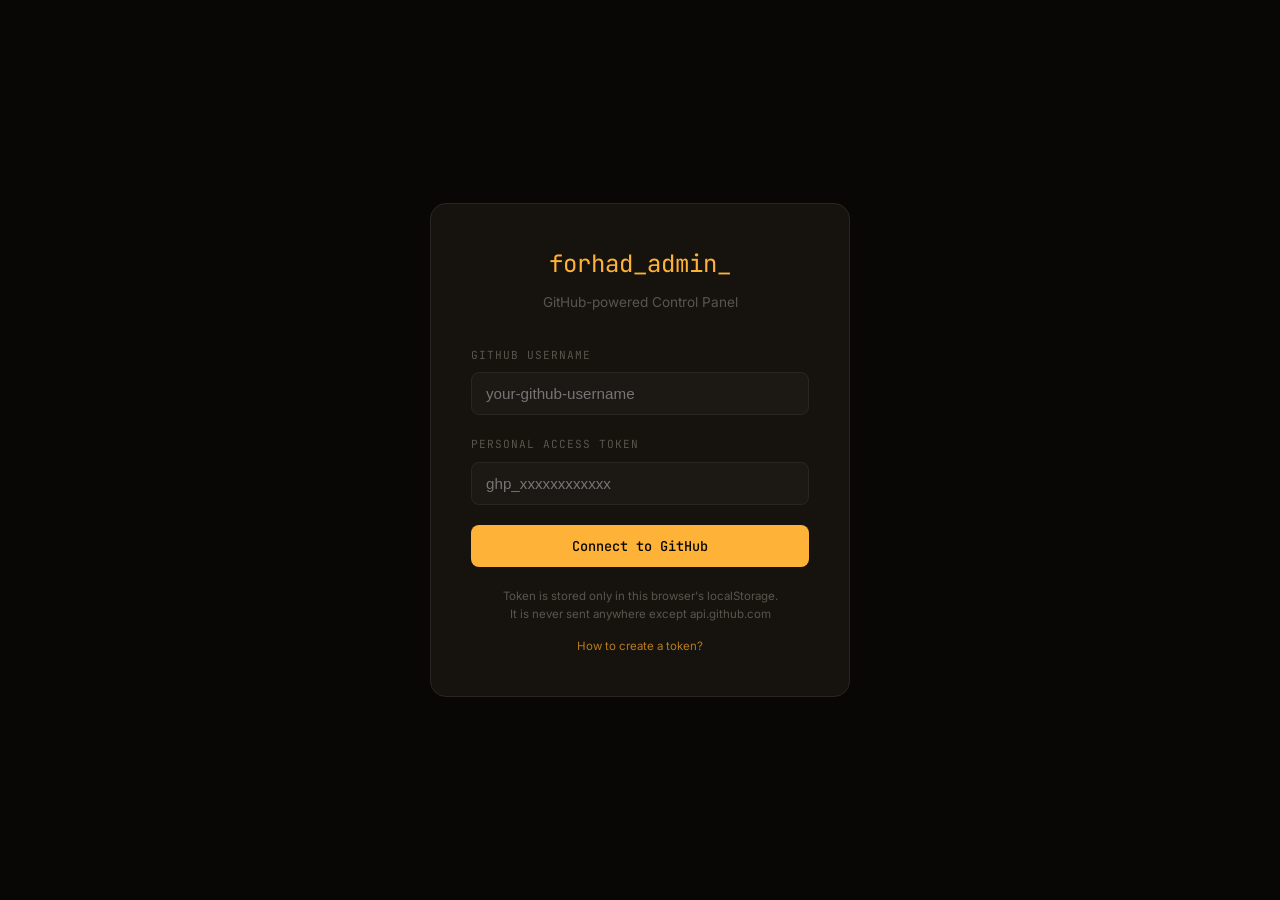
<file: admin/login.html>
<!DOCTYPE html>
<html lang="en">
<head>
<meta charset="UTF-8">
<meta name="viewport" content="width=device-width, initial-scale=1.0">
<title>Admin Login | Forhad Hossain</title>
<link rel="preconnect" href="https://fonts.googleapis.com">
<link href="https://fonts.googleapis.com/css2?family=Inter:wght@300;400;500;600&family=JetBrains+Mono:wght@400;500;600&display=swap" rel="stylesheet">
<link rel="stylesheet" href="../css/style.css">
</head>
<body class="login-body">
<div class="login-box">
  <div class="login-logo">forhad_admin<span style="color:#ffb238">_</span></div>
  <p class="login-sub">GitHub-powered Control Panel</p>
  <form id="loginForm">
    <div class="login-form-group">
      <label class="login-form-label">GitHub Username</label>
      <input type="text" id="username" class="login-form-input" placeholder="your-github-username" required autocomplete="username">
    </div>
    <div class="login-form-group">
      <label class="login-form-label">Personal Access Token</label>
      <input type="password" id="token" class="login-form-input" placeholder="ghp_xxxxxxxxxxxx" required autocomplete="off">
    </div>
    <button type="submit" class="login-btn" id="loginBtn">Connect to GitHub</button>
    <div class="login-error" id="loginError"></div>
  </form>
  <p style="text-align:center;color:#5a544c;font-size:.72rem;margin-top:20px;line-height:1.6">
    Token is stored only in this browser's localStorage.<br>
    It is never sent anywhere except api.github.com
  </p>
  <p style="text-align:center;font-size:.72rem;margin-top:14px">
    <a href="#" id="helpLink" style="color:#b87a1a">How to create a token?</a>
  </p>
  <div id="helpBox" style="display:none;margin-top:14px;background:#1c1813;border:1px solid #2a2520;border-radius:8px;padding:14px;font-size:.78rem;color:#b8b0a4;line-height:1.7">
    1. GitHub &rarr; Settings &rarr; Developer settings<br>
    2. Personal access tokens &rarr; Fine-grained tokens<br>
    3. Generate new token<br>
    4. Repository access: <b>Only select repositories</b> &rarr; your portfolio repo<br>
    5. Permissions &rarr; Repository permissions &rarr; <b>Contents: Read and write</b><br>
    6. Copy the <code>github_pat_...</code> or <code>ghp_...</code> token here
  </div>
</div>

<script>
document.getElementById('helpLink').addEventListener('click', function(e){
  e.preventDefault();
  var b = document.getElementById('helpBox');
  b.style.display = b.style.display === 'none' ? 'block' : 'none';
});

document.getElementById('loginForm').addEventListener('submit', async function(e){
  e.preventDefault();
  const u = document.getElementById('username').value.trim();
  const t = document.getElementById('token').value.trim();
  const err = document.getElementById('loginError');
  const btn = document.getElementById('loginBtn');

  err.textContent = '';
  btn.textContent = 'Verifying...';

  try {
    const res = await fetch('https://api.github.com/user', {
      headers: { 'Authorization': 'token ' + t, 'Accept': 'application/vnd.github+json' }
    });
    if (!res.ok) throw new Error('Token invalid or expired');
    const user = await res.json();
    localStorage.setItem('fp_gh_session', JSON.stringify({ user: user.login, token: t, time: Date.now() }));
    location.href = 'index.html';
  } catch(ex) {
    err.textContent = ex.message || 'Login failed';
    btn.textContent = 'Connect to GitHub';
  }
});
</script>
</body>
</html>
</file>
<file: css/style.css>
:root{--bg-deep:#080705;--bg-base:#0f0d0a;--bg-surface:#16130e;--bg-elevated:#1c1813;--border:#2a2520;--border-subtle:#1a1714;--amber:#ffb238;--amber-600:#b87a1a;--amber-800:#5c3d0e;--text-primary:#f5f0e8;--text-secondary:#b8b0a4;--text-muted:#5a544c;--green:#4fd46d;--red:#e85d5d;--font-display:'Fraunces','Noto Serif Bengali',serif;--font-body:'Inter','Hind Siliguri',sans-serif;--font-mono:'JetBrains Mono',monospace;--ease:cubic-bezier(0.16,1,0.3,1)}
*,*::before,*::after{box-sizing:border-box;margin:0;padding:0}
html{scroll-behavior:smooth}
body{font-family:var(--font-body);background:var(--bg-deep);color:var(--text-primary);line-height:1.65;-webkit-font-smoothing:antialiased;overflow-x:hidden}
::selection{background:rgba(255,178,56,0.2)}
:focus-visible{outline:2px solid var(--amber);outline-offset:3px}
img{max-width:100%;display:block}
a{color:var(--amber);text-decoration:none}
.container{max-width:1200px;margin:0 auto;padding:0 24px}
@media(min-width:768px){.container{padding:0 32px}}
#preloader{position:fixed;inset:0;background:var(--bg-deep);z-index:9999;display:flex;align-items:center;justify-content:center;flex-direction:column;gap:20px;transition:opacity .6s,visibility .6s}
#preloader.done{opacity:0;visibility:hidden;pointer-events:none}
.preloader-logo{font-family:var(--font-mono);font-size:2.2rem;color:var(--text-primary)}
.preloader-logo span{color:var(--amber);animation:blink 1s step-end infinite}
@keyframes blink{50%{opacity:0}}
.preloader-text{font-family:var(--font-mono);font-size:.7rem;letter-spacing:.2em;text-transform:uppercase;color:var(--text-muted)}
.preloader-bar{width:160px;height:2px;background:var(--bg-surface);border-radius:1px;overflow:hidden}
.preloader-fill{height:100%;width:0;background:linear-gradient(90deg,var(--amber-800),var(--amber));animation:loadBar 1.8s var(--ease) forwards}
@keyframes loadBar{0%{width:0}40%{width:60%}100%{width:100%}}
.site-header{position:fixed;top:0;left:0;right:0;height:68px;z-index:1000;display:flex;align-items:center;transition:background .4s,backdrop-filter .4s}
.site-header.scrolled{background:rgba(8,7,5,.9);backdrop-filter:blur(20px);border-bottom:1px solid var(--border-subtle)}
.nav-container{display:flex;align-items:center;justify-content:space-between;width:100%}
.nav-logo{font-family:var(--font-mono);font-size:1.25rem;font-weight:500;color:var(--text-primary);letter-spacing:-.02em}
.nav-logo:hover{color:var(--amber)}
.logo-cursor{color:var(--amber);animation:blink 1.2s step-end infinite}
.main-nav{display:flex;align-items:center;gap:2.5rem}
.nav-list{display:flex;list-style:none;gap:1.75rem;align-items:center}
.nav-link{font-family:var(--font-mono);font-size:.78rem;letter-spacing:.04em;text-transform:uppercase;color:var(--text-secondary);position:relative;padding:.25rem 0;transition:color .25s}
.nav-link::after{content:'';position:absolute;bottom:-2px;left:0;width:0;height:1.5px;background:var(--amber);transition:width .35s var(--ease)}
.nav-link:hover{color:var(--text-primary)}
.nav-link:hover::after,.nav-link.active::after{width:100%}
.nav-link.active{color:var(--amber)}
.nav-toggle{display:none;flex-direction:column;gap:5px;background:none;border:none;padding:6px;cursor:pointer}
.toggle-line{width:22px;height:1.5px;background:var(--text-primary);transition:all .3s var(--ease)}
.nav-toggle[aria-expanded=true] .toggle-line:nth-child(1){transform:translateY(6.5px) rotate(45deg)}
.nav-toggle[aria-expanded=true] .toggle-line:nth-child(2){opacity:0}
.nav-toggle[aria-expanded=true] .toggle-line:nth-child(3){transform:translateY(-6.5px) rotate(-45deg)}
@media(max-width:768px){.nav-toggle{display:flex}.main-nav{position:fixed;inset:0;background:rgba(8,7,5,.97);backdrop-filter:blur(30px);flex-direction:column;justify-content:center;gap:3rem;opacity:0;visibility:hidden;transition:opacity .4s,visibility .4s}.main-nav.open{opacity:1;visibility:visible}.nav-list{flex-direction:column;gap:1.5rem}.nav-link{font-size:1rem}}
.btn{display:inline-flex;align-items:center;justify-content:center;gap:.5rem;font-family:var(--font-mono);font-size:.78rem;font-weight:500;letter-spacing:.04em;text-transform:uppercase;padding:.85rem 1.75rem;border-radius:6px;border:1.5px solid transparent;cursor:pointer;transition:all .3s var(--ease);white-space:nowrap}
.btn svg{transition:transform .3s var(--ease)}
.btn:hover svg{transform:translateX(3px)}
.btn-primary{background:var(--amber);color:var(--bg-deep);border-color:var(--amber)}
.btn-primary:hover{background:transparent;color:var(--amber)}
.btn-secondary{background:transparent;color:var(--text-primary);border-color:var(--border)}
.btn-secondary:hover{border-color:var(--amber);color:var(--amber)}
.btn-danger{background:transparent;color:var(--red);border-color:var(--red)}
.btn-danger:hover{background:var(--red);color:var(--text-primary)}
.btn-full{width:100%}
.btn-sm{padding:.5rem 1rem;font-size:.7rem}
.hero{position:relative;min-height:100vh;min-height:100dvh;display:flex;align-items:center;padding-top:68px;overflow:hidden}
.hero-bg{position:absolute;inset:0;z-index:0;pointer-events:none}
.hero-grid{position:absolute;inset:0;background-image:linear-gradient(rgba(255,178,56,.03) 1px,transparent 1px),linear-gradient(90deg,rgba(255,178,56,.03) 1px,transparent 1px);background-size:60px 60px;mask-image:radial-gradient(ellipse 70% 60% at 50% 40%,black 30%,transparent 70%);-webkit-mask-image:radial-gradient(ellipse 70% 60% at 50% 40%,black 30%,transparent 70%)}
.hero-glow{position:absolute;top:20%;left:50%;transform:translateX(-50%);width:600px;height:400px;background:radial-gradient(ellipse,rgba(255,178,56,.07) 0%,transparent 70%);animation:glowPulse 6s ease-in-out infinite}
@keyframes glowPulse{0%,100%{opacity:.6;transform:translateX(-50%) scale(1)}50%{opacity:1;transform:translateX(-50%) scale(1.1)}}
.hero-container{position:relative;z-index:1;display:grid;grid-template-columns:1fr;gap:4rem;align-items:center;padding-top:2rem;padding-bottom:4rem}
@media(min-width:1024px){.hero-container{grid-template-columns:1.1fr .9fr;gap:5rem;padding-top:0}}
.hero-eyebrow{display:inline-flex;align-items:center;gap:.6rem;font-family:var(--font-mono);font-size:.72rem;font-weight:500;letter-spacing:.15em;text-transform:uppercase;color:var(--amber);margin-bottom:1.5rem}
.eyebrow-dot{width:6px;height:6px;background:var(--amber);border-radius:50%;animation:pulseDot 2s ease-in-out infinite}
@keyframes pulseDot{0%,100%{opacity:1;transform:scale(1)}50%{opacity:.5;transform:scale(.8)}}
.hero-title{font-family:var(--font-display);font-size:clamp(2.2rem,6vw,4rem);font-weight:600;line-height:1.1;letter-spacing:-.03em;margin-bottom:1.5rem}
.hero-title em{font-style:italic;color:var(--amber)}
.hero-desc{font-size:clamp(1rem,2vw,1.1rem);color:var(--text-secondary);max-width:480px;margin-bottom:2.5rem;line-height:1.75}
.hero-actions{display:flex;gap:1rem;flex-wrap:wrap;margin-bottom:3.5rem}
.hero-stats{display:flex;align-items:center;gap:2rem;flex-wrap:wrap}
.stat-item{display:flex;flex-direction:column;gap:.25rem}
.stat-num{font-family:var(--font-mono);font-size:2rem;font-weight:600;color:var(--amber);line-height:1}
.stat-label{font-family:var(--font-mono);font-size:.68rem;letter-spacing:.08em;text-transform:uppercase;color:var(--text-muted)}
.stat-divider{width:1px;height:36px;background:var(--border)}
@media(max-width:480px){.hero-stats{gap:1.25rem}.stat-divider{display:none}.stat-num{font-size:1.6rem}}
.terminal-wrap{display:flex;justify-content:center}
.terminal{width:100%;max-width:460px;background:var(--bg-surface);border:1px solid var(--border);border-radius:10px;overflow:hidden;box-shadow:0 0 0 1px rgba(255,178,56,.05),0 20px 60px rgba(0,0,0,.5),0 0 80px rgba(255,178,56,.04)}
.terminal-header{display:flex;align-items:center;gap:.6rem;padding:.85rem 1rem;background:var(--bg-elevated);border-bottom:1px solid var(--border)}
.terminal-dots{display:flex;gap:.45rem}
.dot{width:10px;height:10px;border-radius:50%}.dot-red{background:#ff5f57}.dot-yellow{background:#febc2e}.dot-green{background:#28c840}
.terminal-title{flex:1;text-align:center;font-family:var(--font-mono);font-size:.72rem;color:var(--text-muted);margin-right:52px}
.terminal-body{padding:1.25rem;font-family:var(--font-mono);font-size:.82rem;line-height:1.8;color:var(--text-secondary);min-height:240px;max-height:300px;overflow-y:auto}
.term-line{display:flex;gap:.6rem;opacity:0;animation:termIn .4s var(--ease) forwards}
@keyframes termIn{from{opacity:0;transform:translateY(4px)}to{opacity:1;transform:translateY(0)}}
.term-prompt{color:var(--amber);flex-shrink:0}
.term-cmd{color:var(--text-primary)}
.term-output{color:var(--text-muted);padding-left:1.5rem;margin-bottom:.25rem}
.term-cursor{display:inline-block;width:7px;height:1.1em;background:var(--amber);vertical-align:text-bottom;margin-left:2px;animation:blink 1s step-end infinite}
.marquee-section{padding:1.5rem 0;border-top:1px solid var(--border-subtle);border-bottom:1px solid var(--border-subtle);overflow:hidden;background:var(--bg-base)}
.marquee-track{display:flex;align-items:center;gap:2.5rem;width:max-content;animation:marquee 30s linear infinite}
.marquee-section:hover .marquee-track{animation-play-state:paused}
@keyframes marquee{0%{transform:translateX(0)}100%{transform:translateX(-50%)}}
.marquee-item{font-family:var(--font-mono);font-size:.8rem;letter-spacing:.08em;text-transform:uppercase;color:var(--text-muted);white-space:nowrap}
.marquee-sep{color:var(--amber-800);font-size:.5rem}
.section{padding:100px 0;position:relative}
.section-header{text-align:center;margin-bottom:4rem}
.section-eyebrow{display:inline-flex;align-items:center;gap:.5rem;font-family:var(--font-mono);font-size:.72rem;font-weight:500;letter-spacing:.15em;text-transform:uppercase;color:var(--amber);margin-bottom:1rem}
.section-eyebrow::before{content:'//';color:var(--text-muted)}
.section-title{font-family:var(--font-display);font-size:clamp(1.8rem,4.5vw,2.8rem);font-weight:600;line-height:1.2;letter-spacing:-.02em}
.section-title em{font-style:italic;color:var(--amber)}
.section-subtitle{font-size:1rem;color:var(--text-secondary);margin-top:.75rem}
.section-cta{text-align:center;margin-top:3rem}
.about{background:var(--bg-base);border-top:1px solid var(--border-subtle)}
.about-grid{display:grid;grid-template-columns:1fr;gap:4rem;align-items:center}
@media(min-width:900px){.about-grid{grid-template-columns:.9fr 1.1fr;gap:5rem}}
.about-visual{display:flex;justify-content:center}
.avatar-wrap{position:relative;width:200px;height:200px}
.avatar-ring{position:absolute;inset:-10px;border:1.5px solid var(--amber-800);border-radius:50%;animation:spin 12s linear infinite}
.avatar-ring::before{content:'';position:absolute;inset:-6px;border:1px solid var(--amber-700);border-radius:50%;opacity:.5}
@keyframes spin{from{transform:rotate(0deg)}to{transform:rotate(360deg)}}
.avatar-ring-inner{position:absolute;inset:-3px;border:1px dashed var(--amber-600);border-radius:50%;opacity:.4;animation:spin 20s linear infinite reverse}
.avatar-placeholder{width:100%;height:100%;border-radius:50%;background:linear-gradient(135deg,var(--bg-elevated),var(--bg-surface));border:2px solid var(--border);display:flex;align-items:center;justify-content:center;position:relative;z-index:1}
.avatar-initials{font-family:var(--font-display);font-size:3rem;font-weight:600;color:var(--amber);letter-spacing:-.05em}
.about-title{text-align:left;margin-bottom:1.5rem}
.about-text{color:var(--text-secondary);font-size:1rem;line-height:1.85;margin-bottom:2rem}
.about-text p{margin-bottom:1rem}
.text-bn-lead{font-family:'Hind Siliguri','Noto Serif Bengali',sans-serif;font-size:1.15rem;color:var(--text-primary);line-height:1.7;margin-bottom:1.25rem}
.about-facts{display:grid;grid-template-columns:repeat(2,1fr);gap:1rem}
.fact-item{display:flex;align-items:center;gap:.6rem;padding:.75rem 1rem;background:var(--bg-surface);border:1px solid var(--border);border-radius:6px;font-family:var(--font-mono);font-size:.78rem;color:var(--text-secondary)}
@media(max-width:480px){.about-facts{grid-template-columns:1fr}.avatar-wrap{width:160px;height:160px}.avatar-initials{font-size:2.2rem}}
.skills{background:var(--bg-deep)}
.skills-grid{display:grid;grid-template-columns:1fr;gap:1.25rem}
@media(min-width:640px){.skills-grid{grid-template-columns:repeat(2,1fr)}}
@media(min-width:1024px){.skills-grid{grid-template-columns:repeat(3,1fr)}}
.skill-card{background:var(--bg-surface);border:1px solid var(--border);border-radius:10px;padding:1.75rem;transition:all .35s var(--ease)}
.skill-card:hover{border-color:rgba(255,178,56,.2);transform:translateY(-3px);box-shadow:0 12px 40px rgba(0,0,0,.3)}
.skill-header{display:flex;align-items:center;gap:.75rem;margin-bottom:1rem}
.skill-icon{width:36px;height:36px;display:flex;align-items:center;justify-content:center;background:rgba(255,178,56,.08);border:1px solid rgba(255,178,56,.15);border-radius:6px;font-size:1rem;color:var(--amber)}
.skill-title{font-family:var(--font-mono);font-size:.85rem;font-weight:500;color:var(--text-primary);letter-spacing:.02em}
.skill-desc{font-size:.88rem;color:var(--text-muted);line-height:1.6;margin-bottom:1rem}
.skill-tags{display:flex;flex-wrap:wrap;gap:.4rem}
.skill-tag{font-family:var(--font-mono);font-size:.68rem;color:var(--text-muted);background:var(--bg-elevated);padding:.25rem .6rem;border-radius:4px;border:1px solid var(--border)}
.portfolio{background:var(--bg-base);border-top:1px solid var(--border-subtle)}
.portfolio-grid{display:grid;grid-template-columns:1fr;gap:1.5rem}
@media(min-width:640px){.portfolio-grid{grid-template-columns:repeat(2,1fr)}}
@media(min-width:1024px){.portfolio-grid{grid-template-columns:repeat(3,1fr)}}
@media(min-width:1400px){.portfolio-grid{grid-template-columns:repeat(4,1fr)}}
.project-card{background:var(--bg-surface);border:1px solid var(--border);border-radius:10px;overflow:hidden;transition:all .4s var(--ease);display:flex;flex-direction:column}
.project-card:hover{border-color:rgba(255,178,56,.2);transform:translateY(-5px);box-shadow:0 20px 50px rgba(0,0,0,.35)}
.project-thumb{height:200px;background:var(--bg-elevated);position:relative;overflow:hidden;border-bottom:1px solid var(--border)}
.project-thumb img{width:100%;height:100%;object-fit:cover;transition:transform .5s var(--ease)}
.project-card:hover .project-thumb img{transform:scale(1.08)}
.project-thumb-placeholder{height:100%;display:flex;align-items:center;justify-content:center;font-family:var(--font-mono);font-size:2rem;color:var(--text-muted)}
.project-status{position:absolute;top:.75rem;right:.75rem;font-family:var(--font-mono);font-size:.62rem;font-weight:600;letter-spacing:.08em;text-transform:uppercase;padding:.3rem .65rem;border-radius:20px}
.status-live{background:rgba(22,163,74,.15);color:#4ade80;border:1px solid rgba(22,163,74,.25)}
.status-wip{background:rgba(255,178,56,.1);color:var(--amber);border:1px solid rgba(255,178,56,.2)}
.project-body{padding:1.5rem;flex:1;display:flex;flex-direction:column}
.project-category{font-family:var(--font-mono);font-size:.65rem;letter-spacing:.1em;text-transform:uppercase;color:var(--text-muted);margin-bottom:.5rem}
.project-title{font-family:var(--font-display);font-size:1.1rem;font-weight:600;color:var(--text-primary);margin-bottom:.5rem;line-height:1.3}
.project-desc{font-size:.88rem;color:var(--text-muted);line-height:1.6;margin-bottom:1.25rem;flex:1}
.project-tags{display:flex;flex-wrap:wrap;gap:.4rem;margin-bottom:1rem}
.project-tag{font-family:var(--font-mono);font-size:.65rem;color:var(--text-muted);background:var(--bg-elevated);padding:.2rem .5rem;border-radius:4px;border:1px solid var(--border)}
.project-link{font-family:var(--font-mono);font-size:.75rem;font-weight:500;letter-spacing:.04em;color:var(--amber);display:inline-flex;align-items:center;gap:.4rem;padding-top:.5rem;border-top:1px solid var(--border);transition:gap .3s var(--ease)}
.project-link:hover{gap:.7rem;text-decoration:none}
.project-link.disabled{color:var(--text-muted);cursor:default}
.filter-bar{display:flex;gap:.75rem;flex-wrap:wrap;margin-bottom:2.5rem;justify-content:center}
.filter-btn{font-family:var(--font-mono);font-size:.72rem;font-weight:500;letter-spacing:.06em;text-transform:uppercase;color:var(--text-secondary);background:var(--bg-surface);border:1px solid var(--border);border-radius:100px;padding:.55rem 1.25rem;cursor:pointer;transition:all .2s}
.filter-btn:hover,.filter-btn.active{border-color:var(--amber);color:var(--amber);background:rgba(255,178,56,.05)}
.search-bar{max-width:480px;margin:0 auto 2.5rem}
.search-input{width:100%;padding:.8rem 1.2rem;background:var(--bg-surface);border:1px solid var(--border);border-radius:100px;color:var(--text-primary);font-family:var(--font-body);font-size:.9rem;transition:border-color .3s;outline:none}
.search-input:focus{border-color:var(--amber-600)}
.search-input::placeholder{color:var(--text-muted)}
.pagination{display:flex;justify-content:center;gap:.5rem;margin-top:3rem;flex-wrap:wrap}
.page-btn{font-family:var(--font-mono);font-size:.75rem;color:var(--text-secondary);background:var(--bg-surface);border:1px solid var(--border);border-radius:6px;padding:.5rem .9rem;cursor:pointer;transition:all .2s}
.page-btn:hover,.page-btn.active{border-color:var(--amber);color:var(--amber)}
.page-btn:disabled{opacity:.4;cursor:not-allowed}
.site-footer{background:var(--bg-deep);border-top:1px solid var(--border-subtle);padding:4rem 0 2rem}
.footer-grid{display:grid;grid-template-columns:2fr 1fr 1fr 1fr;gap:3rem;margin-bottom:3rem}
@media(max-width:768px){.footer-grid{grid-template-columns:1fr 1fr;gap:2rem}}
@media(max-width:480px){.footer-grid{grid-template-columns:1fr}}
.footer-logo{font-family:var(--font-mono);font-size:1.5rem;font-weight:500;color:var(--text-primary);margin-bottom:.75rem}
.footer-desc{font-family:'Hind Siliguri','Noto Serif Bengali',sans-serif;font-size:.95rem;color:var(--text-muted);line-height:1.6;margin-bottom:1.25rem}
.footer-status{display:inline-flex;align-items:center;gap:.5rem;font-family:var(--font-mono);font-size:.72rem;color:var(--green)}
.status-dot{width:7px;height:7px;background:var(--green);border-radius:50%;animation:pulseDot 2s ease-in-out infinite}
.footer-nav-title{font-family:var(--font-mono);font-size:.72rem;font-weight:500;letter-spacing:.08em;text-transform:uppercase;color:var(--text-muted);margin-bottom:1.25rem}
.footer-nav-list{list-style:none}
.footer-nav-list li{margin-bottom:.6rem}
.footer-nav-list a{font-size:.9rem;color:var(--text-muted);transition:color .25s}
.footer-nav-list a:hover{color:var(--amber);text-decoration:none}
.footer-bottom{border-top:1px solid var(--border-subtle);padding-top:1.5rem;display:flex;justify-content:space-between;align-items:center;flex-wrap:wrap;gap:.75rem}
.footer-bottom p{font-family:var(--font-mono);font-size:.75rem;color:var(--text-muted)}
.footer-credit{color:var(--amber-800)!important}
.back-to-top{position:fixed;bottom:2rem;right:2rem;width:44px;height:44px;background:var(--bg-surface);border:1px solid var(--border);border-radius:50%;color:var(--text-secondary);display:flex;align-items:center;justify-content:center;cursor:pointer;opacity:0;visibility:hidden;transform:translateY(10px);transition:all .35s var(--ease);z-index:500}
.back-to-top.visible{opacity:1;visibility:visible;transform:translateY(0)}
.back-to-top:hover{border-color:var(--amber-600);color:var(--amber);transform:translateY(-2px)}
.reveal-up,.reveal-left,.reveal-right{opacity:0;transform:translateY(30px);transition:opacity .7s var(--ease),transform .7s var(--ease)}
.reveal-left{transform:translateX(-30px)}
.reveal-right{transform:translateX(30px)}
.reveal-up.revealed,.reveal-left.revealed,.reveal-right.revealed{opacity:1;transform:translate(0)}
.page-hero{padding-top:140px;padding-bottom:60px}
.page-hero-content{text-align:center;margin-bottom:3rem}
.page-title{font-family:var(--font-display);font-size:clamp(2rem,5vw,3.2rem);font-weight:600;line-height:1.15;letter-spacing:-.02em;color:var(--text-primary);margin-bottom:1rem}
.page-desc{font-size:1rem;color:var(--text-secondary);max-width:520px;margin:0 auto;line-height:1.7}
::-webkit-scrollbar{width:8px}
::-webkit-scrollbar-track{background:var(--bg-deep)}
::-webkit-scrollbar-thumb{background:var(--amber-800);border-radius:4px}
::-webkit-scrollbar-thumb:hover{background:var(--amber-700)}
@media(prefers-reduced-motion:reduce){*,*::before,*::after{animation-duration:.01ms!important;animation-iteration-count:1!important;transition-duration:.01ms!important;scroll-behavior:auto!important}}
.text-bn{font-family:'Hind Siliguri','Noto Serif Bengali',sans-serif}
.sr-only{position:absolute;width:1px;height:1px;padding:0;margin:-1px;overflow:hidden;clip:rect(0,0,0,0);white-space:nowrap;border:0}
.error-page{min-height:100vh;display:flex;align-items:center;justify-content:center;text-align:center;padding:24px}
.error-code{font-family:var(--font-mono);font-size:6rem;font-weight:700;color:var(--amber);letter-spacing:-4px;margin-bottom:1rem}
.error-title{font-size:1.2rem;margin-bottom:1.5rem;color:var(--text-secondary)}
.error-desc{font-size:.85rem;color:var(--text-muted);margin-bottom:2rem;line-height:1.7}
.admin-body{background:#080705;font-family:'Inter',system-ui,sans-serif;line-height:1.6;overflow-x:hidden}
.admin-layout{display:grid;grid-template-columns:260px 1fr;min-height:100vh}
@media(max-width:900px){.admin-layout{grid-template-columns:1fr}}
.admin-sidebar{background:#0f0d0a;border-right:1px solid #1a1714;padding:24px;position:sticky;top:0;height:100vh;overflow-y:auto;z-index:100}
@media(max-width:900px){.admin-sidebar{position:fixed;inset:0;right:auto;transform:translateX(-100%);transition:transform .3s}.admin-sidebar.open{transform:translateX(0)}}
.admin-logo{font-family:'JetBrains Mono',monospace;font-size:1.2rem;color:#ffb238;margin-bottom:8px}
.admin-sub{font-size:.7rem;color:#5a544c;margin-bottom:32px}
.admin-nav-section{margin-bottom:24px}
.admin-nav-title{font-family:'JetBrains Mono',monospace;font-size:.6rem;color:#5a544c;text-transform:uppercase;letter-spacing:1.5px;margin-bottom:10px;padding-left:12px}
.admin-nav-link{display:block;padding:10px 12px;color:#b8b0a4;font-size:.85rem;border-radius:8px;transition:all .2s;margin-bottom:4px;cursor:pointer;border:none;background:none;width:100%;text-align:left}
.admin-nav-link:hover,.admin-nav-link.active{background:rgba(255,178,56,.08);color:#ffb238}
.admin-main{padding:32px 40px}
@media(max-width:768px){.admin-main{padding:72px 20px 20px}}
.admin-topbar{display:flex;justify-content:space-between;align-items:center;margin-bottom:32px;flex-wrap:wrap;gap:16px}
.admin-page-title{font-size:1.6rem;font-weight:600;color:#f5f0e8}
.admin-user-pill{display:flex;align-items:center;gap:10px;background:#16130e;border:1px solid #2a2520;padding:8px 16px;border-radius:100px;font-size:.85rem;color:#b8b0a4}
.admin-stats-grid{display:grid;grid-template-columns:repeat(auto-fill,minmax(180px,1fr));gap:16px;margin-bottom:32px}
.admin-stat-card{background:#16130e;border:1px solid #2a2520;border-radius:12px;padding:20px}
.admin-stat-value{font-family:'JetBrains Mono',monospace;font-size:1.8rem;color:#ffb238;margin-bottom:4px}
.admin-stat-label{font-size:.78rem;color:#5a544c}
.admin-card{background:#16130e;border:1px solid #2a2520;border-radius:12px;padding:24px;margin-bottom:24px}
.admin-card-title{font-size:1rem;font-weight:600;color:#f5f0e8;margin-bottom:16px;display:flex;justify-content:space-between;align-items:center}
.admin-btn{font-family:'JetBrains Mono',monospace;font-size:.75rem;font-weight:500;padding:10px 18px;border-radius:8px;border:1.5px solid transparent;cursor:pointer;transition:all .2s;display:inline-flex;align-items:center;gap:6px}
.admin-btn-primary{background:#ffb238;color:#080705;border-color:#ffb238}
.admin-btn-primary:hover{background:transparent;color:#ffb238}
.admin-btn-secondary{background:transparent;color:#f5f0e8;border-color:#2a2520}
.admin-btn-secondary:hover{border-color:#ffb238;color:#ffb238}
.admin-btn-danger{background:transparent;color:#e85d5d;border-color:rgba(232,93,93,.3)}
.admin-btn-danger:hover{background:rgba(232,93,93,.1)}
.admin-btn-sm{padding:6px 12px;font-size:.68rem}
.admin-table{width:100%;border-collapse:collapse;font-size:.85rem}
.admin-table th{text-align:left;padding:12px;color:#5a544c;font-weight:500;border-bottom:1px solid #2a2520;font-size:.75rem;text-transform:uppercase;letter-spacing:.5px}
.admin-table td{padding:12px;border-bottom:1px solid #1a1714;color:#b8b0a4;vertical-align:middle}
.admin-table tr:hover td{background:rgba(255,178,56,.02)}
.admin-table img{width:60px;height:40px;object-fit:cover;border-radius:4px}
.admin-badge{font-family:'JetBrains Mono',monospace;font-size:.65rem;padding:3px 10px;border-radius:100px;text-transform:uppercase;letter-spacing:.5px}
.admin-badge-live{background:rgba(79,212,109,.1);color:#4fd46d;border:1px solid rgba(79,212,109,.2)}
.admin-badge-wip{background:rgba(255,178,56,.1);color:#ffb238;border:1px solid rgba(255,178,56,.2)}
.admin-form-group{margin-bottom:16px}
.admin-form-label{display:block;font-family:'JetBrains Mono',monospace;font-size:.68rem;color:#5a544c;text-transform:uppercase;letter-spacing:1px;margin-bottom:6px}
.admin-form-input,.admin-form-textarea,.admin-form-select{width:100%;background:#1c1813;border:1.5px solid #2a2520;border-radius:8px;padding:10px 14px;color:#f5f0e8;font-family:'Inter',sans-serif;font-size:.9rem;outline:none;transition:border-color .2s}
.admin-form-input:focus,.admin-form-textarea:focus,.admin-form-select:focus{border-color:#b87a1a}
.admin-form-textarea{resize:vertical;min-height:100px}
.admin-form-select{cursor:pointer}
.admin-form-row{display:grid;grid-template-columns:1fr 1fr;gap:16px}
@media(max-width:600px){.admin-form-row{grid-template-columns:1fr}}
.admin-tabs{display:flex;gap:4px;margin-bottom:20px;border-bottom:1px solid #2a2520;padding-bottom:1px}
.admin-tab-btn{padding:10px 20px;background:none;border:none;color:#5a544c;font-family:'Inter',sans-serif;font-size:.85rem;cursor:pointer;border-bottom:2px solid transparent;margin-bottom:-1px;transition:all .2s}
.admin-tab-btn.active{color:#ffb238;border-bottom-color:#ffb238}
.admin-tab-panel{display:none}
.admin-tab-panel.active{display:block}
.admin-modal-overlay{position:fixed;inset:0;background:rgba(0,0,0,.7);z-index:500;display:none;align-items:center;justify-content:center;padding:20px}
.admin-modal-overlay.show{display:flex}
.admin-modal{background:#16130e;border:1px solid #2a2520;border-radius:16px;width:100%;max-width:700px;max-height:90vh;overflow-y:auto}
.admin-modal-header{padding:20px 24px;border-bottom:1px solid #2a2520;display:flex;justify-content:space-between;align-items:center}
.admin-modal-title{font-size:1.1rem;font-weight:600;color:#f5f0e8}
.admin-modal-close{background:none;border:none;color:#5a544c;font-size:1.5rem;cursor:pointer;line-height:1}
.admin-modal-close:hover{color:#f5f0e8}
.admin-modal-body{padding:24px}
.admin-modal-footer{padding:16px 24px;border-top:1px solid #2a2520;display:flex;justify-content:flex-end;gap:10px}
.admin-search-box{width:100%;max-width:300px;background:#1c1813;border:1.5px solid #2a2520;border-radius:8px;padding:10px 14px;color:#f5f0e8;font-size:.9rem;outline:none}
.admin-search-box:focus{border-color:#b87a1a}
.admin-toast-container{position:fixed;bottom:20px;right:20px;z-index:600;display:flex;flex-direction:column;gap:10px}
.admin-toast{background:#16130e;border:1px solid #2a2520;border-radius:10px;padding:14px 20px;font-size:.85rem;box-shadow:0 10px 40px rgba(0,0,0,.4);animation:slideIn .3s;max-width:320px}
.admin-toast-success{border-left:3px solid #4fd46d;color:#4fd46d}
.admin-toast-error{border-left:3px solid #e85d5d;color:#e85d5d}
@keyframes slideIn{from{transform:translateX(100%);opacity:0}to{transform:translateX(0);opacity:1}}
.admin-empty-state{text-align:center;padding:48px 20px;color:#5a544c}
.admin-actions{display:flex;gap:8px;flex-wrap:wrap}
.admin-mobile-toggle{display:none;position:fixed;top:16px;left:16px;z-index:200;background:#16130e;border:1px solid #2a2520;border-radius:8px;padding:10px;color:#f5f0e8;cursor:pointer}
@media(max-width:900px){.admin-mobile-toggle{display:block}}
.admin-sidebar-overlay{display:none;position:fixed;inset:0;background:rgba(0,0,0,.5);z-index:99}
@media(max-width:900px){.admin-sidebar-overlay.show{display:block}}
.login-body{background:#080705;min-height:100vh;display:flex;align-items:center;justify-content:center;padding:20px}
.login-box{background:#16130e;border:1px solid #2a2520;border-radius:16px;padding:40px;width:100%;max-width:420px}
.login-logo{font-family:'JetBrains Mono',monospace;font-size:1.5rem;color:#ffb238;text-align:center;margin-bottom:8px}
.login-sub{text-align:center;color:#5a544c;font-size:.85rem;margin-bottom:32px}
.login-form-group{margin-bottom:20px}
.login-form-label{display:block;font-family:'JetBrains Mono',monospace;font-size:.7rem;color:#5a544c;text-transform:uppercase;letter-spacing:1px;margin-bottom:8px}
.login-form-input{width:100%;background:#1c1813;border:1.5px solid #2a2520;border-radius:8px;padding:12px 14px;color:#f5f0e8;font-size:.95rem;outline:none;transition:border-color .2s}
.login-form-input:focus{border-color:#b87a1a}
.login-btn{width:100%;background:#ffb238;color:#080705;border:none;border-radius:8px;padding:12px;font-family:'JetBrains Mono',monospace;font-size:.85rem;font-weight:500;cursor:pointer;transition:all .2s}
.login-btn:hover{background:transparent;color:#ffb238;box-shadow:inset 0 0 0 1.5px #ffb238}
.login-error{color:#e85d5d;font-size:.8rem;margin-top:8px;text-align:center}
.img-preview{width:100%;max-width:200px;height:120px;object-fit:cover;border-radius:8px;border:1px solid #2a2520;margin-top:8px}
.img-preview-placeholder{width:100%;max-width:200px;height:120px;background:#1c1813;border-radius:8px;border:1px dashed #2a2520;display:flex;align-items:center;justify-content:center;color:#5a544c;font-size:.75rem;margin-top:8px}
</file>
